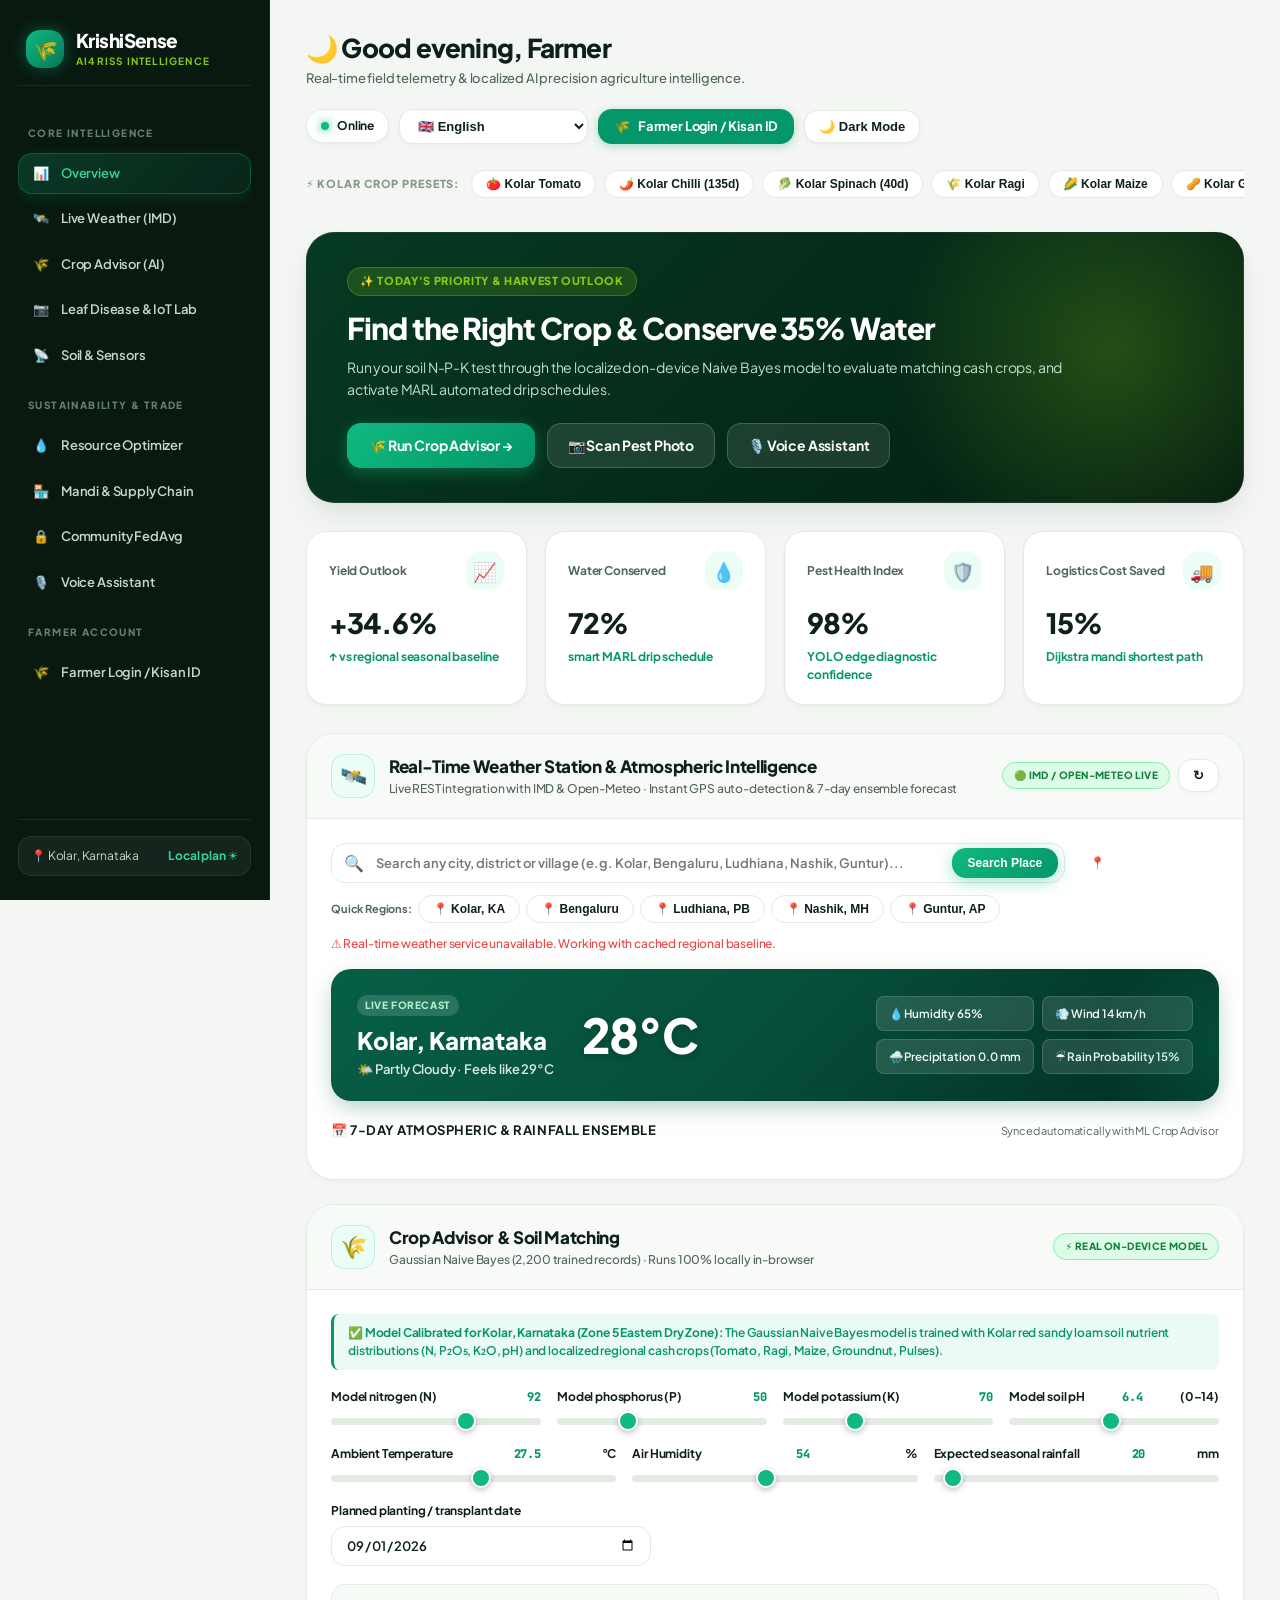
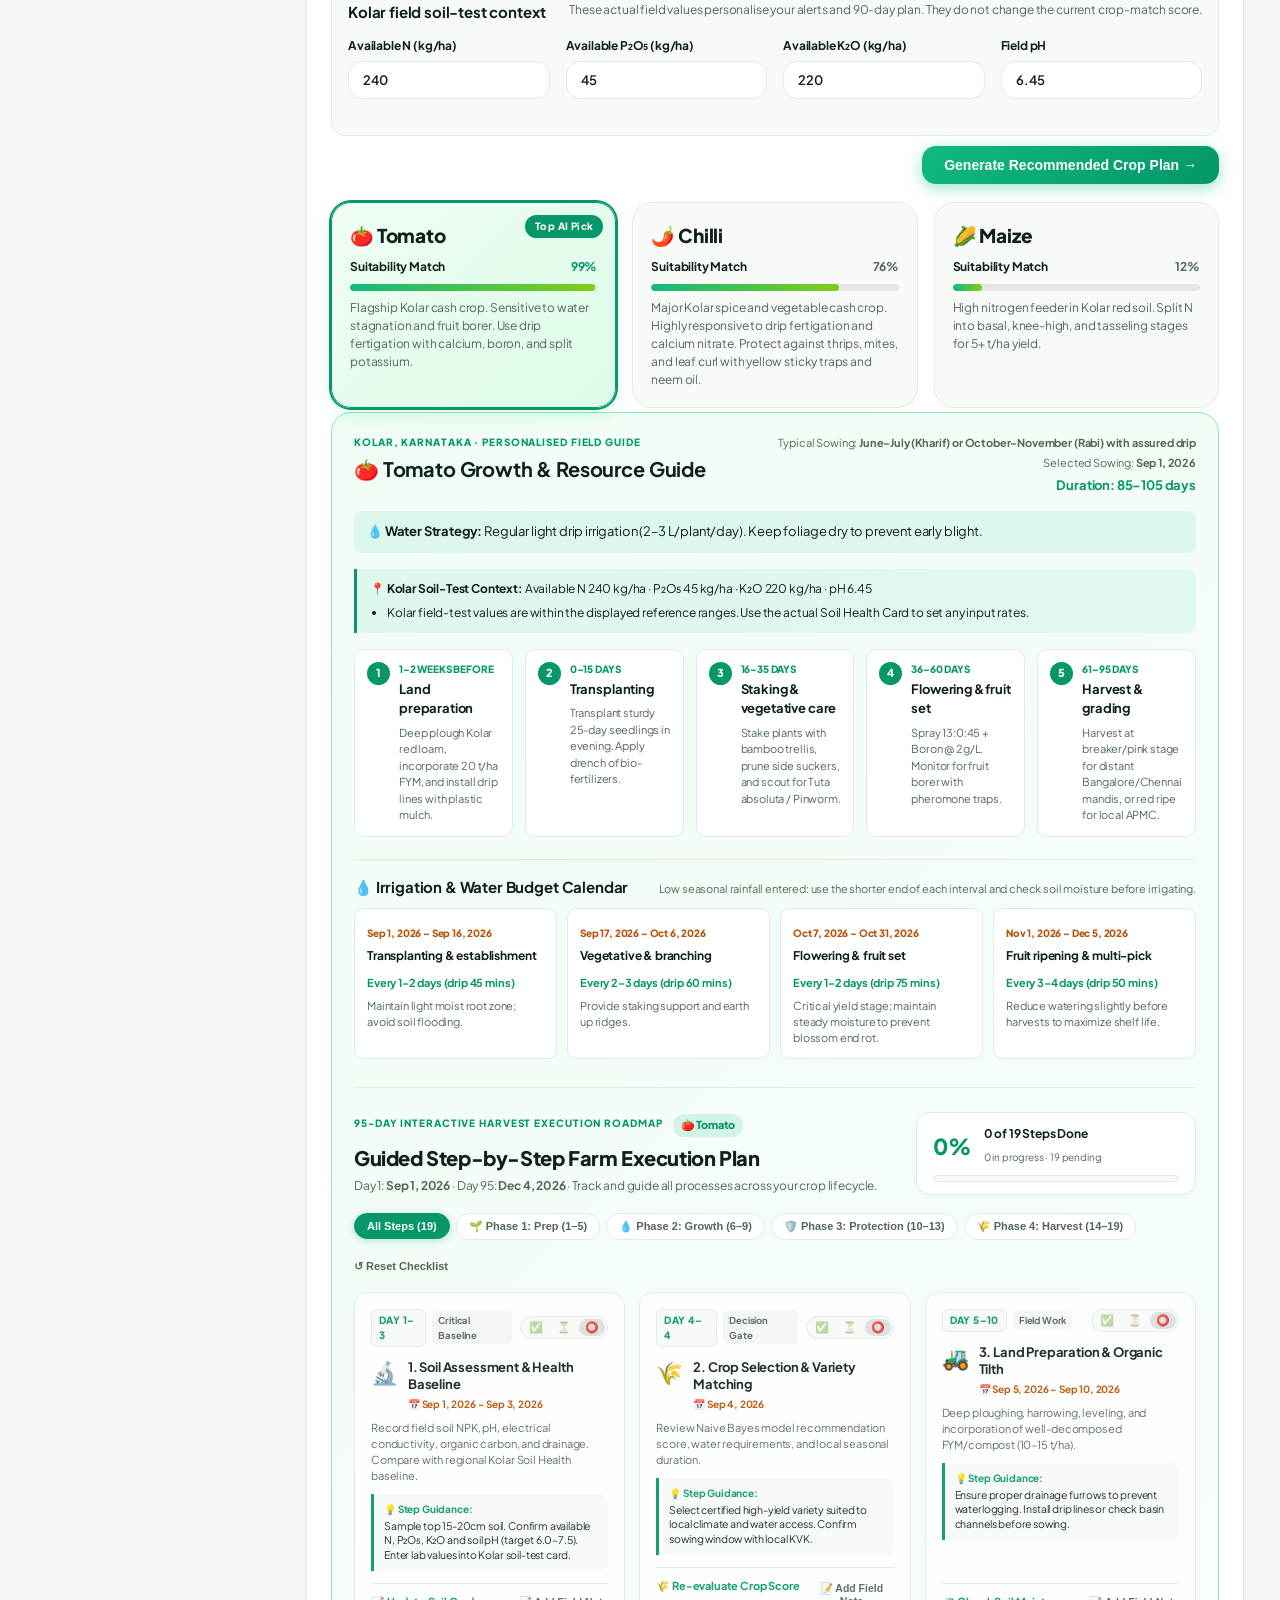
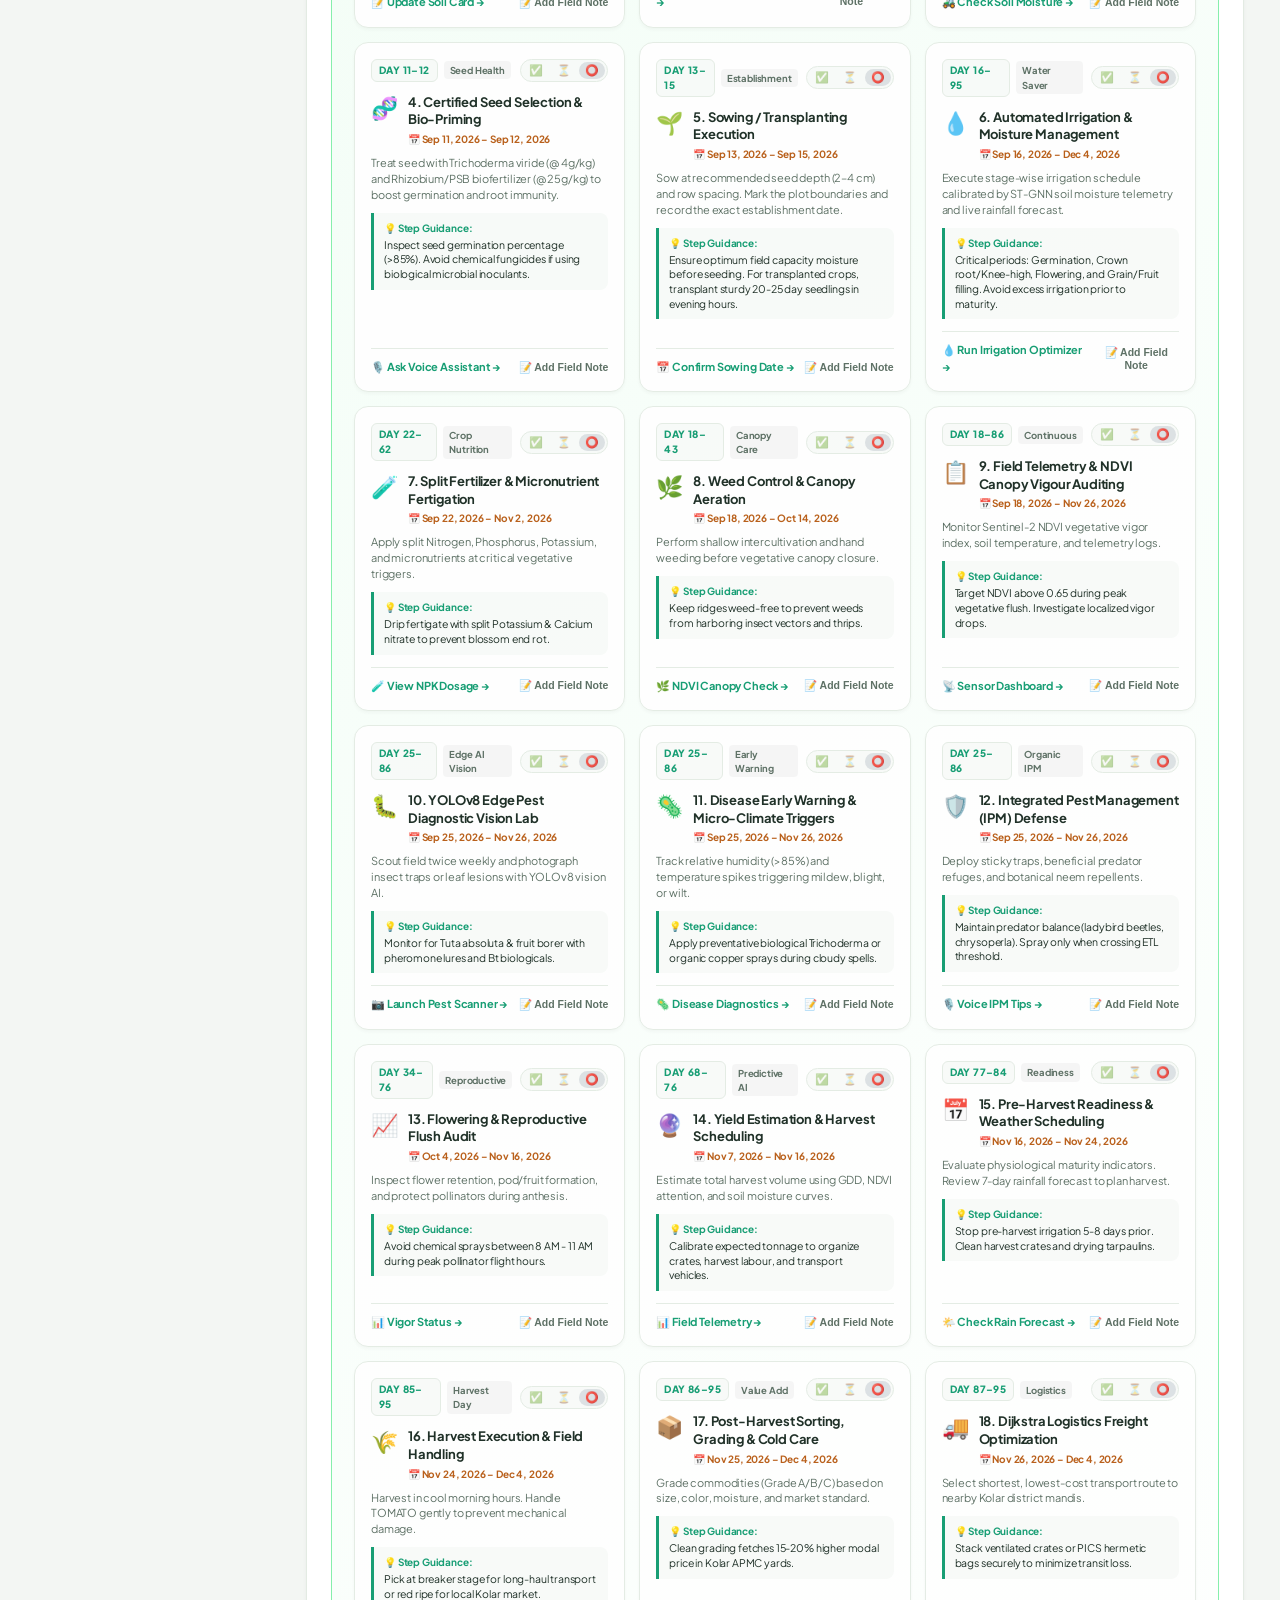
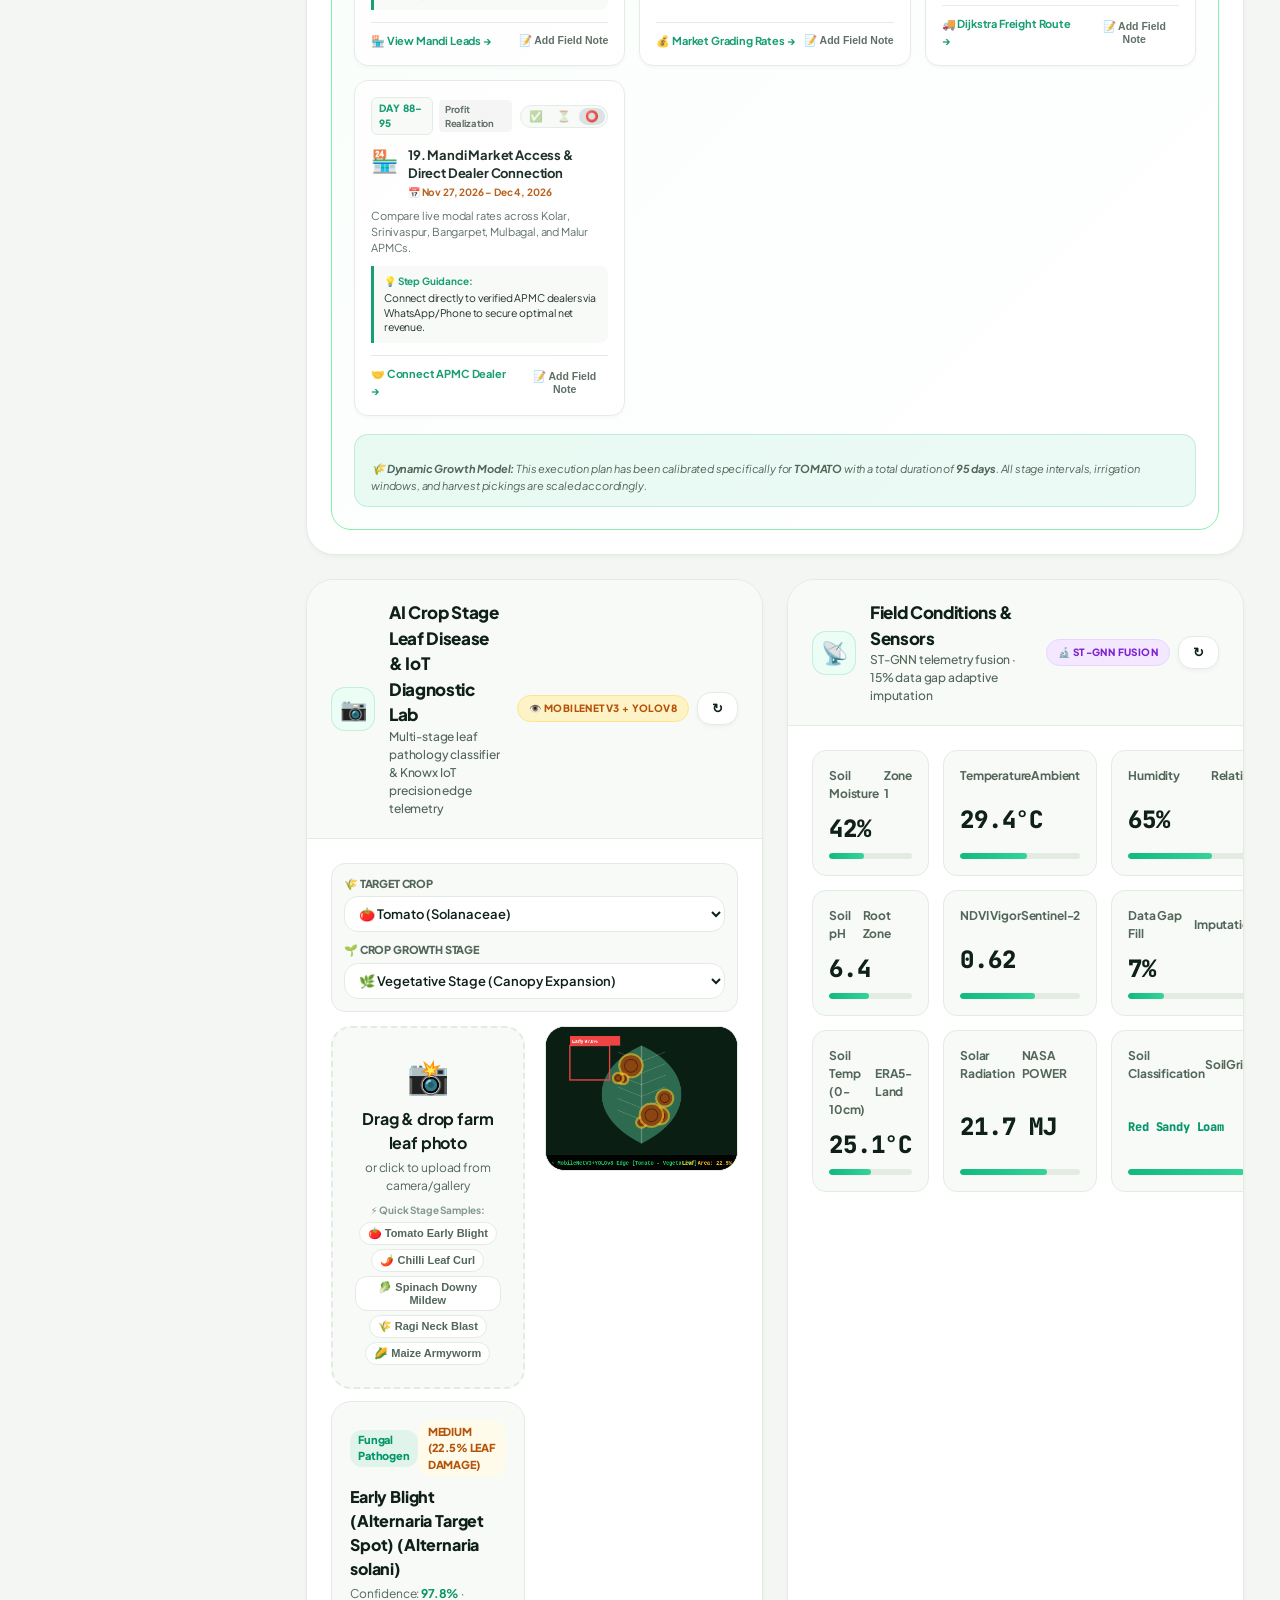
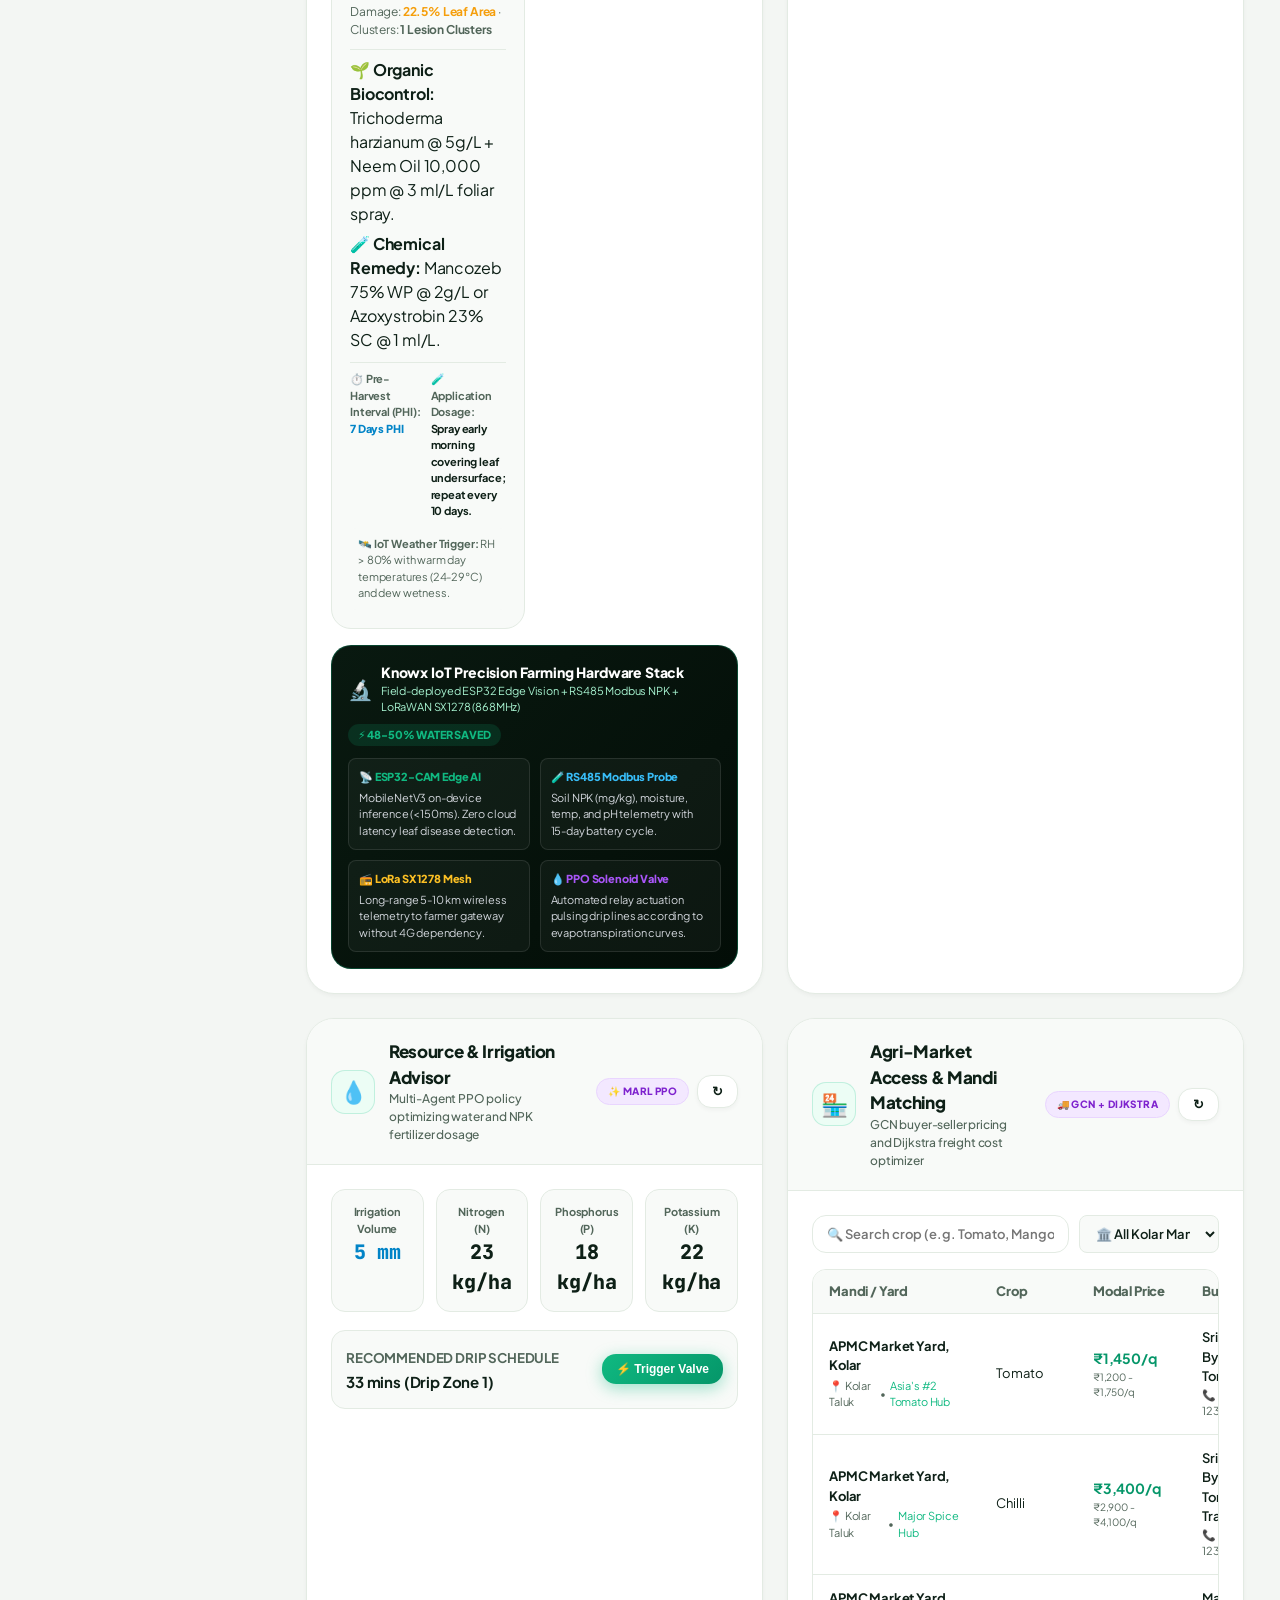
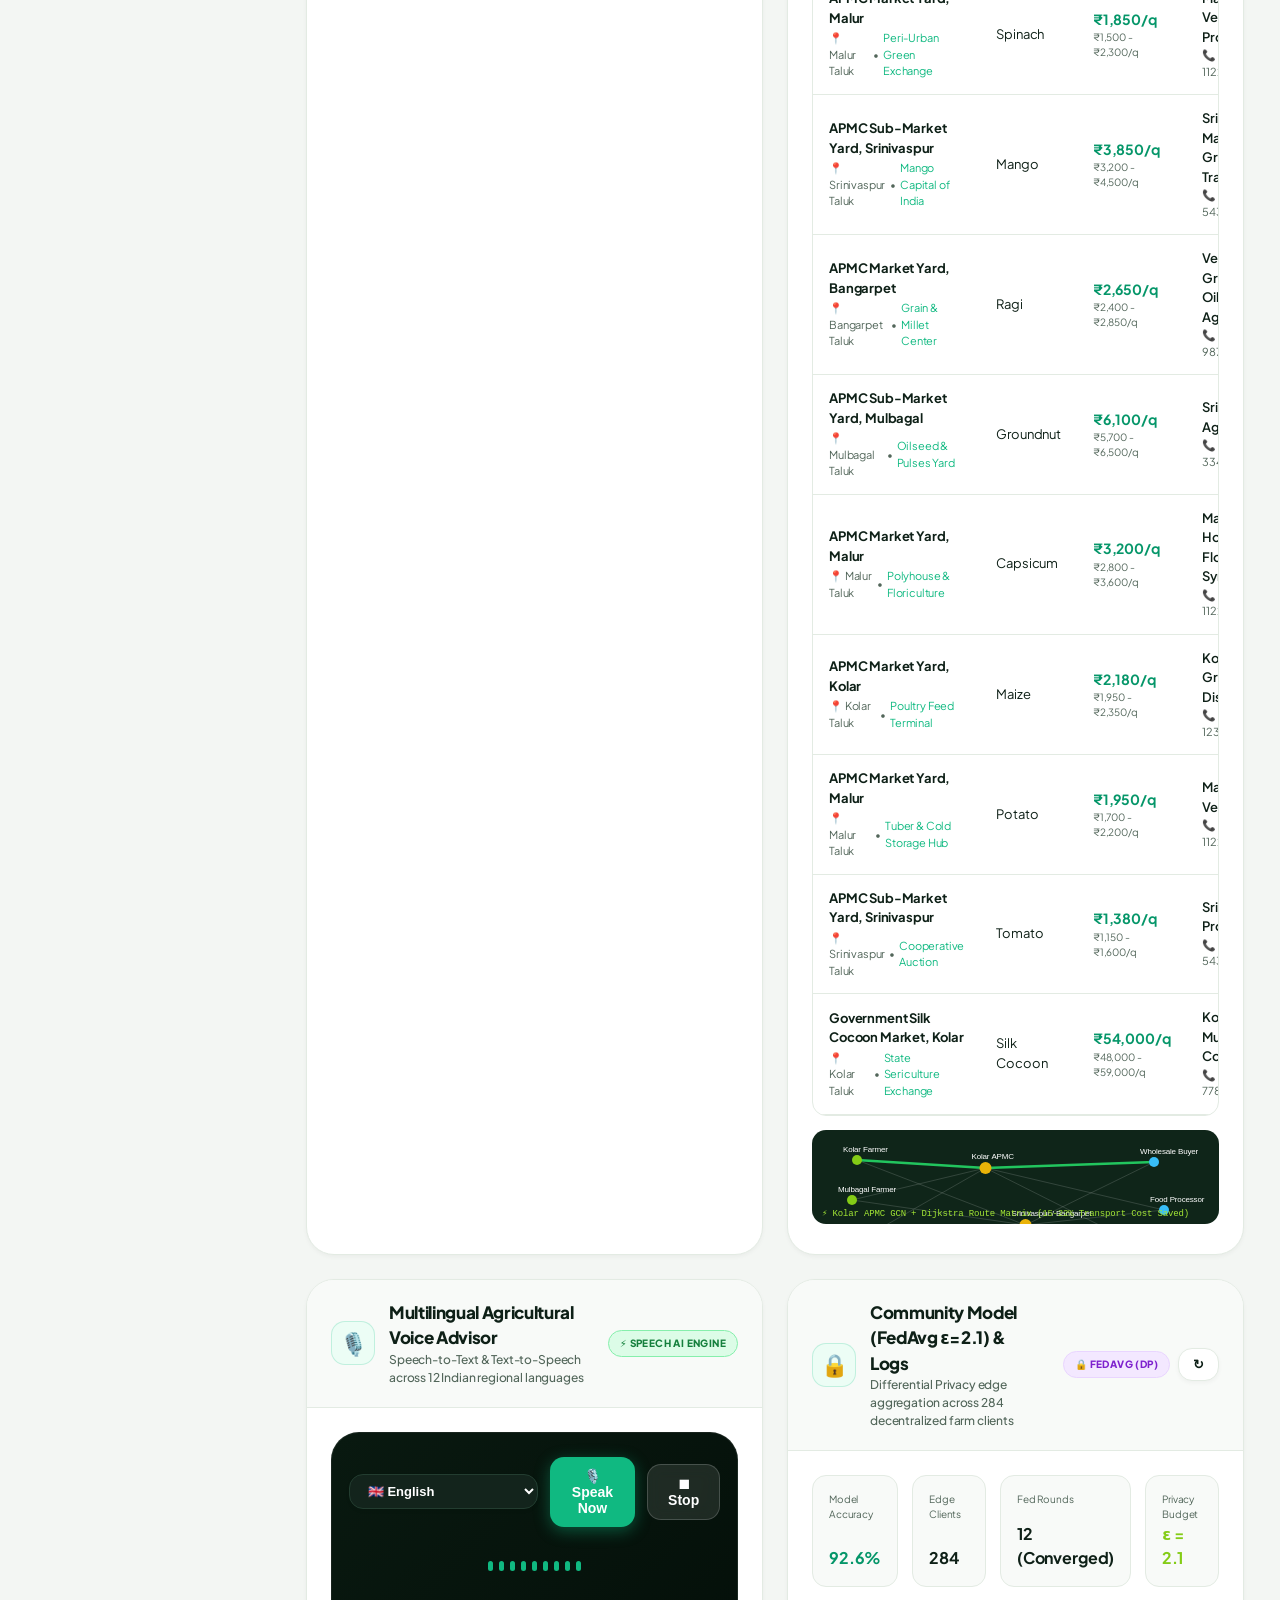
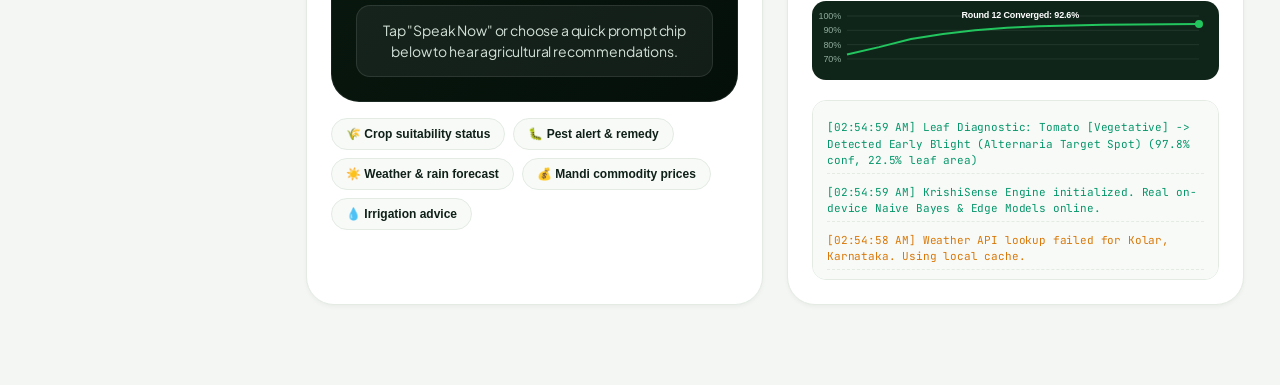
<file: index.html>
<!doctype html>
<html lang="en">

<head>
    <meta charset="utf-8">
    <meta name="viewport" content="width=device-width, initial-scale=1">
    <meta name="description"
        content="KrishiSense (AI4RISS) — AI-Powered Agricultural Decision Support Platform for Farmers and Rural Communities.">
    <meta name="theme-color" content="#059669">
    <title>KrishiSense | Farm Intelligence & AI Platform (AI4RISS)</title>

    <link rel="manifest" href="manifest.json">
    <link rel="preconnect" href="https://fonts.googleapis.com">
    <link rel="preconnect" href="https://fonts.gstatic.com" crossorigin>
    <link
        href="https://fonts.googleapis.com/css2?family=Plus+Jakarta+Sans:wght@300;400;500;600;700;800&family=JetBrains+Mono:wght@400;500;700&display=swap"
        rel="stylesheet">
    <link rel="stylesheet" href="css/styles.css">
</head>

<body>

    <!-- Offline Notification Banner -->
    <div id="offlineBanner" class="offline-banner hidden">
        <span>⚡</span> You are offline. KrishiSense is operating in local edge-cache mode (Crop Advisor & on-device
        tools remain active).
    </div>

    <!-- Collapsible Sidebar Navigation -->
    <aside>
        <div class="brand-wrapper">
            <a href="#overview" class="brand-logo">
                <div class="logo-icon">🌾</div>
                <div>
                    <div class="brand-title">KrishiSense</div>
                    <span class="brand-subtitle">AI4RISS INTELLIGENCE</span>
                </div>
            </a>
        </div>

        <nav>
            <div class="nav-section-title">Core Intelligence</div>
            <a href="#overview" class="active"><span class="nav-icon">📊</span> Overview</a>
            <a href="#panel-weather"><span class="nav-icon">🛰️</span> Live Weather (IMD)</a>
            <a href="#panel-crop-recommendation"><span class="nav-icon">🌾</span> Crop Advisor (AI)</a>
            <a href="#panel-pest"><span class="nav-icon">📷</span> Leaf Disease & IoT Lab</a>
            <a href="#panel-sensors"><span class="nav-icon">📡</span> Soil & Sensors</a>

            <div class="nav-section-title">Sustainability & Trade</div>
            <a href="#panel-resource"><span class="nav-icon">💧</span> Resource Optimizer</a>
            <a href="#panel-supply"><span class="nav-icon">🏪</span> Mandi & Supply Chain</a>
            <a href="#panel-federated"><span class="nav-icon">🔒</span> Community FedAvg</a>
            <a href="#panel-voice"><span class="nav-icon">🎙️</span> Voice Assistant</a>

            <div class="nav-section-title">Farmer Account</div>
            <a href="login.html"><span class="nav-icon">🌾</span> Farmer Login / Kisan ID</a>
        </nav>

        <div class="sidebar-footer">
            <div class="sidebar-weather-pill">
                <span>📍 Kolar, Karnataka</span>
                <b style="color:#34D399;">Local plan ☀️</b>
            </div>
        </div>
    </aside>

    <!-- Main Workspace Dashboard -->
    <main id="overview">
        <!-- Top App Header -->
        <header class="app-header">
            <div style="display:flex; align-items:center; gap:12px;">
                <button id="menuToggleBtn" class="btn-icon menu-toggle-btn" aria-label="Toggle Navigation Menu">☰
                    Menu</button>
                <div class="header-title-block">
                    <h1 id="greetingHeading">🌾 Good morning, Farmer</h1>
                    <p>Real-time field telemetry & localized AI precision agriculture intelligence.</p>
                </div>
            </div>

            <div class="header-controls">
                <div id="networkStatusBadge" class="status-badge online">
                    <span class="status-dot online"></span>
                    <span>Edge Online</span>
                </div>

                <select id="headerLanguageSelect" class="lang-select" aria-label="Select Language">
                    <option value="en">🇬🇧 English</option>
                    <option value="hi">🇮🇳 हिन्दी (Hindi)</option>
                    <option value="kn">🇮🇳 ಕನ್ನಡ (Kannada)</option>
                    <option value="ta">🇮🇳 தமிழ் (Tamil)</option>
                    <option value="te">🇮🇳 తెలుగు (Telugu)</option>
                    <option value="mr">🇮🇳 मराठी (Marathi)</option>
                    <option value="bn">🇮🇳 বাংলা (Bengali)</option>
                    <option value="pa">🇮🇳 ਪੰਜਾਬੀ (Punjabi)</option>
                    <option value="gu">🇮🇳 ગુજરાતી (Gujarati)</option>
                    <option value="or">🇮🇳 ଓଡ଼ିଆ (Odia)</option>
                    <option value="sw">🇰🇪 Kiswahili</option>
                    <option value="ha">🇳🇬 Hausa</option>
                </select>

                <button id="themeToggleBtn" class="btn-icon">🌙 Dark Mode</button>
                <button id="pwaInstallBtn" class="btn-icon" style="display:none; background:#059669; color:#fff;">📲
                    Install App</button>
            </div>
        </header>

        <!-- Quick Scenario Presets Bar (Kolar Agro-Climatic Zone) -->
        <div class="presets-bar">
            <span class="presets-label">⚡ Kolar Crop Presets:</span>
            <button class="preset-chip" onclick="applyPreset('kolar_tomato')">🍅 Kolar Tomato</button>
            <button class="preset-chip" onclick="applyPreset('kolar_chilli')">🌶️ Kolar Chilli (135d)</button>
            <button class="preset-chip" onclick="applyPreset('kolar_spinach')">🥬 Kolar Spinach (40d)</button>
            <button class="preset-chip" onclick="applyPreset('kolar_ragi')">🌾 Kolar Ragi</button>
            <button class="preset-chip" onclick="applyPreset('kolar_maize')">🌽 Kolar Maize</button>
            <button class="preset-chip" onclick="applyPreset('kolar_groundnut')">🥜 Kolar Groundnut</button>
            <button class="preset-chip" onclick="applyPreset('kolar_pulses')">🫘 Kolar Red Gram</button>
        </div>

        <!-- Hero Priority Action Card -->
        <section class="hero-card">
            <div class="hero-content">
                <span class="hero-tag">✨ TODAY'S PRIORITY & HARVEST OUTLOOK</span>
                <h2>Find the Right Crop & Conserve 35% Water</h2>
                <p>Run your soil N-P-K test through the localized on-device Naive Bayes model to evaluate matching cash
                    crops, and activate MARL automated drip schedules.</p>
                <div class="hero-actions">
                    <a href="#panel-crop-recommendation" class="btn-primary">🌾 Run Crop Advisor →</a>
                    <a href="#panel-pest" class="btn-secondary">📷 Scan Pest Photo</a>
                    <a href="#panel-voice" class="btn-secondary">🎙️ Voice Assistant</a>
                </div>
            </div>
        </section>

        <!-- Key Metrics Quad Grid -->
        <section class="metrics-grid">
            <article class="metric-card">
                <div class="metric-header">
                    <span class="metric-label">Yield Outlook</span>
                    <div class="metric-icon">📈</div>
                </div>
                <div class="metric-value" id="metricYield">+38.1%</div>
                <div class="metric-sub">↑ vs regional seasonal baseline</div>
            </article>

            <article class="metric-card">
                <div class="metric-header">
                    <span class="metric-label">Water Conserved</span>
                    <div class="metric-icon">💧</div>
                </div>
                <div class="metric-value" id="metricWater">35%</div>
                <div class="metric-sub">smart MARL drip schedule</div>
            </article>

            <article class="metric-card">
                <div class="metric-header">
                    <span class="metric-label">Pest Health Index</span>
                    <div class="metric-icon">🛡️</div>
                </div>
                <div class="metric-value" id="metricPest">96%</div>
                <div class="metric-sub">YOLO edge diagnostic confidence</div>
            </article>

            <article class="metric-card">
                <div class="metric-header">
                    <span class="metric-label">Logistics Cost Saved</span>
                    <div class="metric-icon">🚚</div>
                </div>
                <div class="metric-value" id="metricLogistics">15%</div>
                <div class="metric-sub">Dijkstra mandi shortest path</div>
            </article>
        </section>

        <!-- Main Dashboard Bento Grid -->
        <section class="dashboard-grid">

            <!-- 0. Real-Time Meteorological Intelligence Station (IMD / Open-Meteo REST API) -->
            <section class="panel-card panel-full" id="panel-weather">
                <div class="panel-card-header">
                    <div class="panel-title-group">
                        <div class="panel-icon-badge">🛰️</div>
                        <div>
                            <h3>Real-Time Weather Station & Atmospheric Intelligence</h3>
                            <p>Live REST integration with IMD & Open-Meteo · Instant GPS auto-detection & 7-day ensemble forecast</p>
                        </div>
                    </div>
                    <div style="display:flex; align-items:center; gap:8px;">
                        <span class="ai-badge badge-real" id="weatherSourceBadge">🟢 IMD / OPEN-METEO LIVE</span>
                        <button class="btn-icon" onclick="window.refreshLiveWeather()" title="Refresh Weather Telemetry">↻</button>
                    </div>
                </div>
                <div class="panel-card-body">
                    <!-- Location Search & GPS Detection Bar -->
                    <div class="weather-search-bar-row">
                        <form id="weatherLocationForm" class="weather-search-form" onsubmit="event.preventDefault();">
                            <div class="search-input-wrapper">
                                <span class="search-icon">🔍</span>
                                <input type="text" id="weatherLocationInput" class="form-input" placeholder="Search any city, district or village (e.g. Kolar, Bengaluru, Ludhiana, Nashik, Guntur)...">
                                <button type="submit" class="btn-primary" style="padding:8px 16px; font-size:12px;">Search Place</button>
                            </div>
                        </form>

                        <button type="button" id="useLocationBtn" class="btn-secondary" style="display:inline-flex; align-items:center; gap:6px; white-space:nowrap; padding:8px 14px; font-size:12px;">
                            <span>📍</span> Detect Live GPS
                        </button>
                    </div>

                    <!-- Quick Location Presets -->
                    <div class="weather-presets-row">
                        <span style="font-size:11px; font-weight:700; color:var(--text-muted);">Quick Regions:</span>
                        <button type="button" class="preset-chip" onclick="window.searchWeatherLocation('Kolar, Karnataka')">📍 Kolar, KA</button>
                        <button type="button" class="preset-chip" onclick="window.searchWeatherLocation('Bengaluru, Karnataka')">📍 Bengaluru</button>
                        <button type="button" class="preset-chip" onclick="window.searchWeatherLocation('Ludhiana, Punjab')">📍 Ludhiana, PB</button>
                        <button type="button" class="preset-chip" onclick="window.searchWeatherLocation('Nashik, Maharashtra')">📍 Nashik, MH</button>
                        <button type="button" class="preset-chip" onclick="window.searchWeatherLocation('Guntur, Andhra Pradesh')">📍 Guntur, AP</button>
                    </div>

                    <!-- Status Notification Line -->
                    <div id="weatherStatus" class="weather-status">Connecting to meteorological satellite stream…</div>

                    <!-- Main Current Weather Display Card -->
                    <div class="weather-live-hero-card">
                        <div class="weather-hero-main">
                            <div class="weather-hero-location">
                                <span class="weather-source-pill" id="weatherSource">Live forecast</span>
                                <h2 id="weatherLocationName" style="font-size:24px; font-weight:800; margin:6px 0 2px;">Kolar, Karnataka</h2>
                                <p id="weatherCurrentCondition" style="color:rgba(255,255,255,0.85); font-size:13px; font-weight:600;">🌤️ Partly Cloudy · Feels like 29°C</p>
                            </div>
                            <div class="weather-hero-temp" id="weatherCurrentTemp">28°C</div>
                        </div>

                        <div class="weather-hero-metrics-grid">
                            <div class="weather-metric-pill" id="weatherHumidity">💧 Humidity 65%</div>
                            <div class="weather-metric-pill" id="weatherWind">💨 Wind 14 km/h</div>
                            <div class="weather-metric-pill" id="weatherRain">🌧️ Precipitation 0.0 mm</div>
                            <div class="weather-metric-pill" id="weatherRainProb">☔ Rain Probability 15%</div>
                        </div>
                    </div>

                    <!-- 7-Day High-Resolution Forecast Stream -->
                    <div style="margin-top:20px;">
                        <div style="display:flex; justify-content:space-between; align-items:center; margin-bottom:10px;">
                            <h4 style="font-size:13px; font-weight:700; color:var(--text-main); text-transform:uppercase; letter-spacing:0.04em;">📅 7-Day Atmospheric & Rainfall Ensemble</h4>
                            <span style="font-size:11px; color:var(--text-muted);">Synced automatically with ML Crop Advisor</span>
                        </div>
                        <div class="weather-forecast" id="weatherForecast"></div>
                    </div>
                </div>
            </section>

            <!-- 1. Crop Recommendation Advisor (Real On-Device Model) -->
            <section class="panel-card panel-full" id="panel-crop-recommendation">
                <div class="panel-card-header">
                    <div class="panel-title-group">
                        <div class="panel-icon-badge">🌾</div>
                        <div>
                            <h3>Crop Advisor & Soil Matching</h3>
                            <p>Gaussian Naive Bayes (2,200 trained records) · Runs 100% locally in-browser</p>
                        </div>
                    </div>
                    <span class="ai-badge badge-real">⚡ REAL ON-DEVICE MODEL</span>
                </div>
                <div class="panel-card-body">
                    <form id="cropRecommendationForm">
                        <p class="model-scale-note" style="color:var(--primary); font-weight:600; background:rgba(16, 185, 129, 0.08); padding:10px 14px; border-radius:8px; border-left:3px solid var(--primary); margin-bottom:18px;">
                            ✅ <b>Model Calibrated for Kolar, Karnataka (Zone 5 Eastern Dry Zone):</b> The Gaussian Naive Bayes model is trained with Kolar red sandy loam soil nutrient distributions (N, P₂O₅, K₂O, pH) and localized regional cash crops (Tomato, Ragi, Maize, Groundnut, Pulses).
                        </p>
                        
                        <div class="form-grid-4">
                            <div class="form-group">
                                <label>Model nitrogen (N) <span class="unit" id="nitrogenValDisplay">92</span></label>
                                <input type="range" class="form-range" name="nitrogen" min="0" max="140" value="92">
                            </div>
                            <div class="form-group">
                                <label>Model phosphorus (P) <span class="unit" id="phosphorusValDisplay">50</span></label>
                                <input type="range" class="form-range" name="phosphorus" min="5" max="145" value="50">
                            </div>
                            <div class="form-group">
                                <label>Model potassium (K) <span class="unit" id="potassiumValDisplay">70</span></label>
                                <input type="range" class="form-range" name="potassium" min="5" max="205" value="70">
                            </div>
                            <div class="form-group">
                                <label>Model soil pH <span class="unit" id="phValDisplay">6.4</span> (0–14)</label>
                                <input type="range" class="form-range" name="ph" min="3.5" max="9.5" step="0.1" value="6.4">
                            </div>
                        </div>

                        <div class="form-grid-3" style="margin-top:12px;">
                            <div class="form-group">
                                <label>Ambient Temperature <span class="unit" id="temperatureValDisplay">27.5</span> °C</label>
                                <input type="range" class="form-range" name="temperature" min="8" max="45" step="0.5" value="27.5">
                            </div>
                            <div class="form-group">
                                <label>Air Humidity <span class="unit" id="humidityValDisplay">54</span> %</label>
                                <input type="range" class="form-range" name="humidity" min="14" max="100" value="54">
                            </div>
                            <div class="form-group">
                                <label>Expected seasonal rainfall <span class="unit" id="rainfallValDisplay">20</span> mm</label>
                                <input type="range" class="form-range" name="rainfall" min="10" max="300" value="20">
                            </div>
                        </div>

                        <div class="form-group" style="max-width:320px; margin-top:12px;">
                            <label for="planStartDate">Planned planting / transplant date</label>
                            <input id="planStartDate" class="form-input" type="date" name="planStartDate" value="2026-09-01">
                        </div>

                        <section class="kolar-soil-test" aria-labelledby="kolarSoilTestTitle" style="margin-top:18px;">
                            <div style="display:flex; justify-content:space-between; align-items:flex-start; margin-bottom:12px;">
                                <div>
                                    <h4 id="kolarSoilTestTitle" style="font-size:15px; font-weight:700; margin:0 0 2px;">Kolar field soil-test context</h4>
                                </div>
                                <p style="font-size:12px; color:var(--text-muted); margin:0;">These actual field values personalise your alerts and 90-day plan. They do not change the current crop-match score.</p>
                            </div>
                            <div class="form-grid-4">
                                <div class="form-group">
                                    <label for="kolarNitrogen">Available N (kg/ha)</label>
                                    <input id="kolarNitrogen" class="form-input" type="number" name="kolarNitrogen" min="100" max="400" value="240">
                                </div>
                                <div class="form-group">
                                    <label for="kolarPhosphorus">Available P₂O₅ (kg/ha)</label>
                                    <input id="kolarPhosphorus" class="form-input" type="number" name="kolarPhosphorus" min="10" max="150" value="45">
                                </div>
                                <div class="form-group">
                                    <label for="kolarPotassium">Available K₂O (kg/ha)</label>
                                    <input id="kolarPotassium" class="form-input" type="number" name="kolarPotassium" min="100" max="500" value="220">
                                </div>
                                <div class="form-group">
                                    <label for="kolarPh">Field pH</label>
                                    <input id="kolarPh" class="form-input" type="number" name="kolarPh" min="5" max="8" step="0.01" value="6.45">
                                </div>
                            </div>
                        </section>

                        <div style="display:flex; justify-content:flex-end; gap:12px; margin-top:10px;">
                            <button type="submit" class="btn-primary">Generate Recommended Crop Plan →</button>
                        </div>
                    </form>

                    <div id="cropRecommendationResult"></div>
                </div>
            </section>

            <!-- 2. Pest & Disease Vision Scanner & Knowx IoT Precision Lab -->
            <section class="panel-card" id="panel-pest">
                <div class="panel-card-header">
                    <div class="panel-title-group">
                        <div class="panel-icon-badge">📷</div>
                        <div>
                            <h3>AI Crop Stage Leaf Disease & IoT Diagnostic Lab</h3>
                            <p>Multi-stage leaf pathology classifier & Knowx IoT precision edge telemetry</p>
                        </div>
                    </div>
                    <div style="display:flex; align-items:center; gap:8px;">
                        <span class="ai-badge badge-vision">👁️ MOBILENETV3 + YOLOV8</span>
                        <button class="btn-icon btn-refresh" data-panel="pest" title="Simulate New Scan" onclick="updatePestDetection(null)">↻</button>
                    </div>
                </div>
                <div class="panel-card-body">
                    <!-- Stage & Crop Selection Toolbar -->
                    <div style="display:grid; grid-template-columns:repeat(auto-fit, minmax(200px, 1fr)); gap:10px; margin-bottom:14px; background:var(--bg-card-alt); padding:12px; border-radius:var(--radius-md); border:1px solid var(--border);">
                        <div>
                            <label style="font-size:11px; font-weight:800; color:var(--text-muted); display:block; margin-bottom:4px;">🌾 TARGET CROP</label>
                            <select id="stageCropSelect" class="form-input" style="width:100%; padding:8px 10px; font-size:13px; font-weight:600;">
                                <option value="Tomato">🍅 Tomato (Solanaceae)</option>
                                <option value="Chilli">🌶️ Chilli / Pepper (Capsicum)</option>
                                <option value="Spinach">🥬 Spinach / Palak (Leafy)</option>
                                <option value="Ragi">🌾 Ragi (Finger Millet)</option>
                                <option value="Maize">🌽 Maize (Corn)</option>
                                <option value="Groundnut">🥜 Groundnut (Peanut)</option>
                            </select>
                        </div>
                        <div>
                            <label style="font-size:11px; font-weight:800; color:var(--text-muted); display:block; margin-bottom:4px;">🌱 CROP GROWTH STAGE</label>
                            <select id="cropGrowthStageSelect" class="form-input" style="width:100%; padding:8px 10px; font-size:13px; font-weight:600;">
                                <option value="Vegetative">🌿 Vegetative Stage (Canopy Expansion)</option>
                                <option value="Seedling">🌱 Seedling / Nursery Stage (0-20d)</option>
                                <option value="Flowering & Fruit Set">🌸 Flowering & Fruit / Pod Set</option>
                                <option value="Maturity / Harvest">🌾 Maturity / Pre-Harvest Flush</option>
                            </select>
                        </div>
                    </div>

                    <div class="pest-scan-wrapper">
                        <div>
                            <input type="file" id="pestImageInput" accept="image/*" style="display:none;">
                            <div class="pest-upload-box" id="pestUploadArea">
                                <span class="pest-upload-icon">📸</span>
                                <b>Drag & drop farm leaf photo</b>
                                <p style="font-size:12px; color:var(--text-muted); margin-top:4px;">or click to upload from camera/gallery</p>

                                <div class="sample-pests-row" onclick="event.stopPropagation();" style="display:flex; flex-wrap:wrap; gap:4px; margin-top:8px;">
                                    <span style="font-size:10px; font-weight:700; color:var(--text-subtle); width:100%;">⚡ Quick Stage Samples:</span>
                                    <button type="button" class="sample-pest-btn" onclick="document.getElementById('stageCropSelect').value='Tomato'; document.getElementById('cropGrowthStageSelect').value='Vegetative'; updatePestDetection(null);">🍅 Tomato Early Blight</button>
                                    <button type="button" class="sample-pest-btn" onclick="document.getElementById('stageCropSelect').value='Chilli'; document.getElementById('cropGrowthStageSelect').value='Vegetative'; updatePestDetection(null);">🌶️ Chilli Leaf Curl</button>
                                    <button type="button" class="sample-pest-btn" onclick="document.getElementById('stageCropSelect').value='Spinach'; document.getElementById('cropGrowthStageSelect').value='Vegetative'; updatePestDetection(null);">🥬 Spinach Downy Mildew</button>
                                    <button type="button" class="sample-pest-btn" onclick="document.getElementById('stageCropSelect').value='Ragi'; document.getElementById('cropGrowthStageSelect').value='Flowering & Fruit Set'; updatePestDetection(null);">🌾 Ragi Neck Blast</button>
                                    <button type="button" class="sample-pest-btn" onclick="document.getElementById('stageCropSelect').value='Maize'; document.getElementById('cropGrowthStageSelect').value='Vegetative'; updatePestDetection(null);">🌽 Maize Armyworm</button>
                                </div>
                            </div>

                            <div class="pest-diagnosis-info" style="margin-top:12px;">
                                <div style="display:flex; justify-content:space-between; align-items:center; margin-bottom:8px;">
                                    <span id="diseasePathogenType" style="font-size:11px; font-weight:800; color:var(--primary); background:rgba(16,185,129,0.1); padding:2px 8px; border-radius:12px;">Fungal Pathogen</span>
                                    <span id="pestSeverity" class="severity-pill severity-high">High Severity</span>
                                </div>
                                <h4 id="pestName" style="font-size:16px; margin-bottom:4px; font-weight:800; color:var(--text-main);">Early Blight (Alternaria solani)</h4>
                                <p style="font-size:12px; color:var(--text-muted); margin-bottom:10px;">
                                    Confidence: <b id="pestConfidence" style="color:var(--primary)">96.2%</b> ·
                                    Damage: <b id="leafCoverageDisplay" style="color:#F59E0B">22.5% Leaf Area</b> ·
                                    Clusters: <b id="pestCount">3</b>
                                </p>
                                
                                <div style="border-top:1px solid var(--border); padding-top:8px;" id="pestTreatment">
                                    <div style="margin-bottom:6px;"><b>🌱 Organic Biocontrol:</b> Trichoderma harzianum @ 5g/L + Neem Oil 10,000 ppm @ 3 ml/L.</div>
                                    <div style="color:var(--text-main);"><b>🧪 Chemical Remedy:</b> Mancozeb 75% WP @ 2g/L or Azoxystrobin 23% SC @ 1 ml/L.</div>
                                </div>

                                <div style="display:grid; grid-template-columns:1fr 1fr; gap:8px; margin-top:10px; padding-top:8px; border-top:1px solid var(--border); font-size:11px;">
                                    <div>
                                        <span style="color:var(--text-muted); font-weight:700;">⏱️ Pre-Harvest Interval (PHI):</span>
                                        <div id="phiDaysDisplay" style="font-weight:800; color:#0284C7;">7 Days</div>
                                    </div>
                                    <div>
                                        <span style="color:var(--text-muted); font-weight:700;">🧪 Application Dosage:</span>
                                        <div id="chemicalDosageDisplay" style="font-weight:700; color:var(--text-main);">Spray early morning</div>
                                    </div>
                                </div>

                                <div style="margin-top:8px; padding:8px; background:var(--bg-card-alt); border-radius:6px; font-size:11px; color:var(--text-muted);">
                                    <b>🛰️ IoT Weather Trigger:</b> <span id="iotTriggerDisplay">RH > 80% with warm day temperatures (24-29°C) and prolonged leaf wetness.</span>
                                </div>
                            </div>
                        </div>

                        <div class="pest-canvas-container">
                            <div class="scanner-laser"></div>
                            <canvas id="pestCanvas" width="360" height="270" style="border-radius:var(--radius-md); background:#0F2519;"></canvas>
                        </div>
                    </div>

                    <!-- Knowx Innovations Smart Agriculture IoT Hardware Blueprint -->
                    <div style="margin-top:16px; background:linear-gradient(135deg, #091910 0%, #030D07 100%); border:1px solid rgba(16,185,129,0.3); border-radius:var(--radius-lg); padding:16px;">
                        <div style="display:flex; justify-content:space-between; align-items:center; flex-wrap:wrap; gap:8px; margin-bottom:12px;">
                            <div style="display:flex; align-items:center; gap:8px;">
                                <span style="font-size:20px;">🔬</span>
                                <div>
                                    <h4 style="margin:0; font-size:14px; color:#FFFFFF; font-weight:800;">Knowx IoT Precision Farming Hardware Stack</h4>
                                    <p style="margin:0; font-size:11px; color:#A7F3D0;">Field-deployed ESP32 Edge Vision + RS485 Modbus NPK + LoRaWAN SX1278 (868MHz)</p>
                                </div>
                            </div>
                            <span style="font-size:11px; font-weight:800; color:#10B981; background:rgba(16,185,129,0.15); padding:3px 10px; border-radius:20px;">⚡ 48-50% WATER SAVED</span>
                        </div>

                        <div style="display:grid; grid-template-columns:repeat(auto-fit, minmax(160px, 1fr)); gap:10px; font-size:11px;">
                            <div style="background:rgba(255,255,255,0.04); border:1px solid rgba(255,255,255,0.1); border-radius:8px; padding:10px;">
                                <div style="color:#10B981; font-weight:800; margin-bottom:4px;">📡 ESP32-CAM Edge AI</div>
                                <div style="color:#D1D5DB;">MobileNetV3 on-device inference (<150ms). Zero cloud latency leaf disease detection.</div>
                            </div>
                            <div style="background:rgba(255,255,255,0.04); border:1px solid rgba(255,255,255,0.1); border-radius:8px; padding:10px;">
                                <div style="color:#38BDF8; font-weight:800; margin-bottom:4px;">🧪 RS485 Modbus Probe</div>
                                <div style="color:#D1D5DB;">Soil NPK (mg/kg), moisture, temp, and pH telemetry with 15-day battery cycle.</div>
                            </div>
                            <div style="background:rgba(255,255,255,0.04); border:1px solid rgba(255,255,255,0.1); border-radius:8px; padding:10px;">
                                <div style="color:#FBBF24; font-weight:800; margin-bottom:4px;">📻 LoRa SX1278 Mesh</div>
                                <div style="color:#D1D5DB;">Long-range 5-10 km wireless telemetry to farmer gateway without 4G dependency.</div>
                            </div>
                            <div style="background:rgba(255,255,255,0.04); border:1px solid rgba(255,255,255,0.1); border-radius:8px; padding:10px;">
                                <div style="color:#A855F7; font-weight:800; margin-bottom:4px;">💧 PPO Solenoid Valve</div>
                                <div style="color:#D1D5DB;">Automated relay actuation pulsing drip lines according to evapotranspiration curves.</div>
                            </div>
                        </div>
                    </div>
                </div>
            </section>

            <!-- 3. Soil & Field Sensors Telemetry (ST-GNN) -->
            <section class="panel-card" id="panel-sensors">
                <div class="panel-card-header">
                    <div class="panel-title-group">
                        <div class="panel-icon-badge">📡</div>
                        <div>
                            <h3>Field Conditions & Sensors</h3>
                            <p>ST-GNN telemetry fusion · 15% data gap adaptive imputation</p>
                        </div>
                    </div>
                    <div style="display:flex; align-items:center; gap:8px;">
                        <span class="ai-badge badge-simulated">🔬 ST-GNN FUSION</span>
                        <button class="btn-icon btn-refresh" data-panel="sensors" title="Refresh Telemetry">↻</button>
                    </div>
                </div>
                <div class="panel-card-body">
                    <div class="sensor-tiles-grid">
                        <div class="sensor-tile">
                            <div class="sensor-tile-header"><span>Soil Moisture</span> <span>Zone 1</span></div>
                            <div class="sensor-tile-val" id="sensorMoisture">42%</div>
                            <div class="sensor-meter">
                                <div id="sensorMoistureFill" class="sensor-meter-fill" style="width:42%"></div>
                            </div>
                        </div>
                        <div class="sensor-tile">
                            <div class="sensor-tile-header"><span>Temperature</span> <span>Ambient</span></div>
                            <div class="sensor-tile-val" id="sensorTemp">29.4°C</div>
                            <div class="sensor-meter">
                                <div id="sensorTempFill" class="sensor-meter-fill" style="width:58%"></div>
                            </div>
                        </div>
                        <div class="sensor-tile">
                            <div class="sensor-tile-header"><span>Humidity</span> <span>Relative</span></div>
                            <div class="sensor-tile-val" id="sensorHumidity">65%</div>
                            <div class="sensor-meter">
                                <div id="sensorHumidityFill" class="sensor-meter-fill" style="width:65%"></div>
                            </div>
                        </div>
                        <div class="sensor-tile">
                            <div class="sensor-tile-header"><span>Soil pH</span> <span>Root Zone</span></div>
                            <div class="sensor-tile-val" id="sensorPH">6.4</div>
                            <div class="sensor-meter">
                                <div id="sensorPHFill" class="sensor-meter-fill" style="width:64%"></div>
                            </div>
                        </div>
                        <div class="sensor-tile">
                            <div class="sensor-tile-header"><span>NDVI Vigor</span> <span>Sentinel-2</span></div>
                            <div class="sensor-tile-val" id="sensorNDVI">0.74</div>
                            <div class="sensor-meter">
                                <div id="sensorNDVIFill" class="sensor-meter-fill" style="width:74%"></div>
                            </div>
                        </div>
                        <div class="sensor-tile">
                            <div class="sensor-tile-header"><span>Data Gap Fill</span> <span>Imputation</span></div>
                            <div class="sensor-tile-val" id="sensorGap">8%</div>
                            <div class="sensor-meter">
                                <div id="sensorGapFill" class="sensor-meter-fill" style="width:32%"></div>
                            </div>
                        </div>
                        <div class="sensor-tile">
                            <div class="sensor-tile-header"><span>Soil Temp (0-10cm)</span> <span>ERA5-Land</span></div>
                            <div class="sensor-tile-val" id="sensorSoilTemp">23.8°C</div>
                            <div class="sensor-meter">
                                <div id="sensorSoilTempFill" class="sensor-meter-fill" style="width:68%"></div>
                            </div>
                        </div>
                        <div class="sensor-tile">
                            <div class="sensor-tile-header"><span>Solar Radiation</span> <span>NASA POWER</span></div>
                            <div class="sensor-tile-val" id="sensorSolar">21.4 MJ</div>
                            <div class="sensor-meter">
                                <div id="sensorSolarFill" class="sensor-meter-fill" style="width:71%"></div>
                            </div>
                        </div>
                        <div class="sensor-tile">
                            <div class="sensor-tile-header"><span>Soil Classification</span> <span>SoilGrids</span></div>
                            <div class="sensor-tile-val" style="font-size:12px; font-weight:800; color:var(--primary);">Red Sandy Loam</div>
                            <div class="sensor-meter">
                                <div class="sensor-meter-fill" style="width:90%"></div>
                            </div>
                        </div>
                    </div>
                </div>
            </section>


            <!-- 5. Resource & Irrigation Optimizer (MARL PPO) -->
            <section class="panel-card" id="panel-resource">
                <div class="panel-card-header">
                    <div class="panel-title-group">
                        <div class="panel-icon-badge">💧</div>
                        <div>
                            <h3>Resource & Irrigation Advisor</h3>
                            <p>Multi-Agent PPO policy optimizing water and NPK fertilizer dosage</p>
                        </div>
                    </div>
                    <div style="display:flex; align-items:center; gap:8px;">
                        <span class="ai-badge badge-simulated">✨ MARL PPO</span>
                        <button class="btn-icon btn-refresh" data-panel="resource"
                            title="Re-optimize Resources">↻</button>
                    </div>
                </div>
                <div class="panel-card-body">
                    <div class="resource-summary-box">
                        <div class="resource-metric">
                            <small>Irrigation Volume</small>
                            <b id="resIrrigation" style="color:#0284C7">12 mm</b>
                        </div>
                        <div class="resource-metric">
                            <small>Nitrogen (N)</small>
                            <b id="resNitrogen">27 kg/ha</b>
                        </div>
                        <div class="resource-metric">
                            <small>Phosphorus (P)</small>
                            <b id="resPhosphorus">18 kg/ha</b>
                        </div>
                        <div class="resource-metric">
                            <small>Potassium (K)</small>
                            <b id="resPotassium">22 kg/ha</b>
                        </div>
                    </div>

                    <div
                        style="background:var(--bg-card-alt); border:1px solid var(--border); border-radius:var(--radius-md); padding:14px; display:flex; justify-content:space-between; align-items:center;">
                        <div>
                            <small style="color:var(--text-muted); font-weight:700;">RECOMMENDED DRIP SCHEDULE</small>
                            <h4 id="resIrrigationDuration"
                                style="font-size:15px; color:var(--text-main); margin-top:2px;">78 mins (Drip Zone 1)
                            </h4>
                        </div>
                        <button class="btn-primary" style="padding:8px 14px; font-size:12px;"
                            onclick="alert('Drip Valve automated trigger signal queued.')">⚡ Trigger Valve</button>
                    </div>
                </div>
            </section>

            <!-- 6. Mandi & Supply Chain Intelligence (GCN + Dijkstra) -->
            <section class="panel-card" id="panel-supply">
                <div class="panel-card-header">
                    <div class="panel-title-group">
                        <div class="panel-icon-badge">🏪</div>
                        <div>
                            <h3>Agri-Market Access & Mandi Matching</h3>
                            <p>GCN buyer-seller pricing and Dijkstra freight cost optimizer</p>
                        </div>
                    </div>
                    <div style="display:flex; align-items:center; gap:8px;">
                        <span class="ai-badge badge-simulated">🚚 GCN + DIJKSTRA</span>
                        <button class="btn-icon btn-refresh" data-panel="supply" title="Refresh Market">↻</button>
                    </div>
                </div>
                <div class="panel-card-body">
                    <div class="mandi-filter-bar" style="display:flex; gap:10px; flex-wrap:wrap;">
                        <input type="text" id="mandiSearchInput" class="form-input"
                            placeholder="🔍 Search crop (e.g. Tomato, Mango, Ragi, Capsicum)..." style="flex:2; min-width:180px;">
                        <select id="mandiTalukSelect" class="form-input" style="flex:1; min-width:140px; background:var(--bg-card-alt); color:var(--text-main); border:1px solid var(--border); border-radius:var(--radius-sm); padding:8px 12px;">
                            <option value="">🏛️ All Kolar Mandis</option>
                            <option value="Kolar">📍 Kolar APMC</option>
                            <option value="Srinivaspur">🥭 Srinivaspur APMC (Mango)</option>
                            <option value="Bangarpet">🌾 Bangarpet APMC</option>
                            <option value="Mulbagal">🥜 Mulbagal APMC</option>
                            <option value="Malur">🌶️ Malur APMC</option>
                        </select>
                    </div>

                    <div class="mandi-table-wrapper">
                        <table class="mandi-table">
                            <thead>
                                <tr>
                                    <th>Mandi / Yard</th>
                                    <th>Crop</th>
                                    <th>Modal Price</th>
                                    <th>Buyer Lead</th>
                                    <th>Distance</th>
                                    <th>Freight</th>
                                    <th>Action</th>
                                </tr>
                            </thead>
                            <tbody id="mandiTableBody"></tbody>
                        </table>
                    </div>

                    <canvas id="supplyChart" width="560" height="130"
                        style="width:100%; border-radius:var(--radius-md); background:var(--bg-card-alt); margin-top:14px;"></canvas>
                </div>
            </section>

            <!-- 7. Multilingual Voice Assistant -->
            <section class="panel-card" id="panel-voice">
                <div class="panel-card-header">
                    <div class="panel-title-group">
                        <div class="panel-icon-badge">🎙️</div>
                        <div>
                            <h3>Multilingual Agricultural Voice Advisor</h3>
                            <p>Speech-to-Text & Text-to-Speech across 12 Indian regional languages</p>
                        </div>
                    </div>
                    <span class="ai-badge badge-real">⚡ SPEECH AI ENGINE</span>
                </div>
                <div class="panel-card-body">
                    <div class="voice-hud">
                        <div
                            style="display:flex; justify-content:center; align-items:center; gap:12px; margin-bottom:10px;">
                            <select id="voiceLang" class="lang-select"
                                style="background:#13241C; color:#fff; border-color:#233D30;">
                                <option value="en">🇬🇧 English</option>
                                <option value="hi">🇮🇳 हिन्दी (Hindi)</option>
                                <option value="kn">🇮🇳 ಕನ್ನಡ (Kannada)</option>
                                <option value="ta">🇮🇳 தமிழ் (Tamil)</option>
                                <option value="te">🇮🇳 తెలుగు (Telugu)</option>
                                <option value="mr">🇮🇳 मराठी (Marathi)</option>
                                <option value="bn">🇮🇳 বাংলা (Bengali)</option>
                                <option value="pa">🇮🇳 ਪੰਜਾਬੀ (Punjabi)</option>
                                <option value="gu">🇮🇳 ગુજરાતી (Gujarati)</option>
                                <option value="or">🇮🇳 ଓଡ଼ିଆ (Odia)</option>
                                <option value="sw">🇰🇪 Kiswahili</option>
                                <option value="ha">🇳🇬 Hausa</option>
                            </select>

                            <button id="voiceAskBtn" class="btn-primary" style="background:#10B981; color:#FFFFFF;">🎙️
                                Speak Now</button>
                            <button id="voiceStopBtn" class="btn-secondary">⏹ Stop</button>
                        </div>

                        <div class="voice-wave-container">
                            <div class="wave-bar"></div>
                            <div class="wave-bar"></div>
                            <div class="wave-bar"></div>
                            <div class="wave-bar"></div>
                            <div class="wave-bar"></div>
                            <div class="wave-bar"></div>
                            <div class="wave-bar"></div>
                            <div class="wave-bar"></div>
                            <div class="wave-bar"></div>
                        </div>

                        <div class="voice-transcript-card" id="voiceTranscript">
                            Tap "Speak Now" or choose a quick prompt chip below to hear agricultural recommendations.
                        </div>
                    </div>

                    <div class="voice-quick-chips">
                        <button class="chip-btn action-chip" data-query="crop">🌾 Crop suitability status</button>
                        <button class="chip-btn action-chip" data-query="pest">🐛 Pest alert & remedy</button>
                        <button class="chip-btn action-chip" data-query="weather">☀️ Weather & rain forecast</button>
                        <button class="chip-btn action-chip" data-query="market">💰 Mandi commodity prices</button>
                        <button class="chip-btn action-chip" data-query="irrigation">💧 Irrigation advice</button>
                    </div>
                </div>
            </section>

            <!-- 8. Privacy-Preserving Federated Learning & System Logs -->
            <section class="panel-card" id="panel-federated">
                <div class="panel-card-header">
                    <div class="panel-title-group">
                        <div class="panel-icon-badge">🔒</div>
                        <div>
                            <h3>Community Model (FedAvg ε=2.1) & Logs</h3>
                            <p>Differential Privacy edge aggregation across 284 decentralized farm clients</p>
                        </div>
                    </div>
                    <div style="display:flex; align-items:center; gap:8px;">
                        <span class="ai-badge badge-simulated">🔒 FEDAVG (DP)</span>
                        <button class="btn-icon btn-refresh" data-panel="federated"
                            title="Simulate Fed Round">↻</button>
                    </div>
                </div>
                <div class="panel-card-body">
                    <div class="sensor-tiles-grid" style="grid-template-columns:repeat(4,1fr); margin-bottom:14px;">
                        <div class="sensor-tile">
                            <small style="color:var(--text-muted); font-size:10px;">Model Accuracy</small>
                            <b id="fedAccuracy" style="font-size:16px; color:var(--primary);">92.6%</b>
                        </div>
                        <div class="sensor-tile">
                            <small style="color:var(--text-muted); font-size:10px;">Edge Clients</small>
                            <b id="fedClients" style="font-size:16px;">284</b>
                        </div>
                        <div class="sensor-tile">
                            <small style="color:var(--text-muted); font-size:10px;">Fed Rounds</small>
                            <b id="fedRounds" style="font-size:16px;">12 (Done)</b>
                        </div>
                        <div class="sensor-tile">
                            <small style="color:var(--text-muted); font-size:10px;">Privacy Budget</small>
                            <b id="fedPrivacy" style="font-size:16px; color:#84CC16;">ε = 2.1</b>
                        </div>
                    </div>

                    <canvas id="fedChart" width="560" height="110"
                        style="width:100%; border-radius:var(--radius-md); background:var(--bg-card-alt); margin-bottom:14px;"></canvas>

                    <div id="statusLogFeed" class="status-log-feed"></div>
                </div>
            </section>

        </section>
    </main>

    <!-- Core Scripts -->
    <script src="js/auth.js"></script>
    <script src="js/pwa.js"></script>
    <script src="js/weather.js"></script>
    <script src="js/sensors.js"></script>
    <script src="js/yield-forecast.js"></script>
    <script src="js/crop-recommendation.js"></script>
    <script src="js/pest-detection.js"></script>
    <script src="js/resource-optimizer.js"></script>
    <script src="js/supply-chain.js"></script>
    <script src="js/federated-learning.js"></script>
    <script src="js/voice-interface.js"></script>
    <script src="js/main.js"></script>
    <script>
        // Preset applicator helper
        function applyPreset(presetType) {
            const form = document.getElementById('cropRecommendationForm');
            if (!form) return;

            const presetCrops = {
                kolar_tomato: 'tomato',
                kolar_chilli: 'chilli',
                kolar_spinach: 'spinach',
                kolar_ragi: 'ragi',
                kolar_maize: 'maize',
                kolar_pulses: 'pigeonpeas',
                kolar_groundnut: 'groundnut',
                kharif_paddy: 'rice',
                cotton_loam: 'cotton',
                rabi_chickpea: 'chickpea',
                drought_arid: 'ragi'
            };

            const presets = {
                kolar_tomato: { nitrogen: 95, phosphorus: 54, potassium: 75, ph: 6.4, temperature: 25.5, humidity: 65, rainfall: 90 },
                kolar_chilli: { nitrogen: 100, phosphorus: 55, potassium: 60, ph: 6.5, temperature: 24.5, humidity: 68, rainfall: 85 },
                kolar_spinach: { nitrogen: 60, phosphorus: 40, potassium: 40, ph: 6.8, temperature: 18.5, humidity: 60, rainfall: 65 },
                kolar_ragi: { nitrogen: 45, phosphorus: 35, potassium: 40, ph: 6.4, temperature: 26.5, humidity: 62, rainfall: 75 },
                kolar_maize: { nitrogen: 80, phosphorus: 48, potassium: 38, ph: 6.4, temperature: 25.0, humidity: 64, rainfall: 95 },
                kolar_pulses: { nitrogen: 22, phosphorus: 65, potassium: 28, ph: 6.5, temperature: 27.5, humidity: 52, rainfall: 85 },
                kolar_groundnut: { nitrogen: 25, phosphorus: 48, potassium: 35, ph: 6.5, temperature: 27.0, humidity: 58, rainfall: 85 },
                kharif_paddy: { nitrogen: 80, phosphorus: 48, potassium: 40, ph: 6.5, temperature: 24, humidity: 82, rainfall: 236 },
                cotton_loam: { nitrogen: 118, phosphorus: 46, potassium: 20, ph: 6.9, temperature: 24, humidity: 80, rainfall: 80 },
                rabi_chickpea: { nitrogen: 40, phosphorus: 68, potassium: 80, ph: 7.3, temperature: 19, humidity: 17, rainfall: 80 },
                drought_arid: { nitrogen: 22, phosphorus: 48, potassium: 20, ph: 6.8, temperature: 28, humidity: 53, rainfall: 51 }
            };

            const data = presets[presetType];
            if (data) {
                Object.entries(data).forEach(([key, val]) => {
                    const input = form.elements[key];
                    if (input) {
                        input.value = val;
                        const display = document.getElementById(`${key}ValDisplay`);
                        if (display) display.textContent = val;
                    }
                });
                
                const cropName = presetCrops[presetType];
                if (window.selectActiveCrop && cropName) {
                    window.selectActiveCrop(cropName);
                } else {
                    form.dispatchEvent(new Event('submit'));
                }
            }
        }

        function selectSamplePest(pestType) {
            if (window.updatePestDetection) {
                window.updatePestDetection(null);
            }
        }
    </script>

    <!-- Farmer Mandi Dealer Connect Modal -->
    <div id="farmerDealerModal" class="guided-modal-backdrop">
        <div class="guided-modal-card" style="max-width: 520px;">
            <div class="guided-modal-header">
                <span class="guided-step-badge">🤝 APMC DEALER DIRECT CONNECT</span>
                <button type="button" class="btn-close-modal" onclick="SupplyChain.closeConnectModal()">✕</button>
            </div>
            <div style="padding: 4px 0 16px;">
                <div style="display:flex; align-items:center; gap:10px; margin-bottom:12px; background:var(--bg-card-alt); padding:12px; border-radius:var(--radius-md); border:1px solid var(--border);">
                    <div style="font-size:28px;">🏛️</div>
                    <div style="flex:1;">
                        <h4 id="modalDealerName" style="margin:0; font-size:15px; color:var(--text-main); font-weight:800;">Sri Byraveshwara Tomato Traders</h4>
                        <div id="modalMandiName" style="font-size:12px; color:var(--text-muted);">APMC Market Yard, Kolar</div>
                        <div style="font-size:11px; margin-top:2px;">
                            <span style="color:var(--primary); font-weight:700;">Rate: <span id="modalModalRate">₹1,450/q</span></span> • 
                            <span style="color:var(--text-muted);">Phone: <span id="modalDealerPhone">+91 98450 12345</span></span>
                        </div>
                    </div>
                </div>

                <form id="farmerDealerForm" onsubmit="SupplyChain.submitFarmerConnection(event)" style="display:flex; flex-direction:column; gap:10px;">
                    <div style="display:grid; grid-template-columns:1fr 1fr; gap:10px;">
                        <div>
                            <label style="font-size:11px; font-weight:700; color:var(--text-muted); display:block; margin-bottom:4px;">Farmer Name *</label>
                            <input type="text" id="farmerNameInput" class="form-input" placeholder="e.g. Ramesh Kumar" required style="width:100%; font-size:13px;">
                        </div>
                        <div>
                            <label style="font-size:11px; font-weight:700; color:var(--text-muted); display:block; margin-bottom:4px;">Mobile Phone *</label>
                            <input type="tel" id="farmerPhoneInput" class="form-input" placeholder="e.g. 98450 XXXXX" required style="width:100%; font-size:13px;">
                        </div>
                    </div>

                    <div style="display:grid; grid-template-columns:1fr 1fr; gap:10px;">
                        <div>
                            <label style="font-size:11px; font-weight:700; color:var(--text-muted); display:block; margin-bottom:4px;">Village / Location in Kolar *</label>
                            <input type="text" id="farmerVillageInput" class="form-input" placeholder="e.g. Vokkaleri, Kolar" required style="width:100%; font-size:13px;">
                        </div>
                        <div>
                            <label style="font-size:11px; font-weight:700; color:var(--text-muted); display:block; margin-bottom:4px;">Crop Commodity</label>
                            <input type="text" id="farmerCropInput" class="form-input" placeholder="e.g. Tomato" style="width:100%; font-size:13px;">
                        </div>
                    </div>

                    <div style="display:grid; grid-template-columns:1fr 1fr; gap:10px;">
                        <div>
                            <label style="font-size:11px; font-weight:700; color:var(--text-muted); display:block; margin-bottom:4px;">Quantity (Quintals) *</label>
                            <input type="number" id="farmerQtyInput" class="form-input" value="15" min="1" max="1000" step="0.5" required style="width:100%; font-size:13px;">
                        </div>
                        <div>
                            <label style="font-size:11px; font-weight:700; color:var(--text-muted); display:block; margin-bottom:4px;">Expected Price ₹/q (Optional)</label>
                            <input type="number" id="farmerPriceInput" class="form-input" placeholder="Leave blank for modal" style="width:100%; font-size:13px;">
                        </div>
                    </div>

                    <div>
                        <label style="font-size:11px; font-weight:700; color:var(--text-muted); display:block; margin-bottom:4px;">Notes / Pickup Requirement</label>
                        <input type="text" id="farmerNotesInput" class="form-input" placeholder="e.g. Ready for harvest tomorrow, require transport vehicle" style="width:100%; font-size:13px;">
                    </div>

                    <div id="connectStatusBox" style="display:none; margin-top:6px;"></div>

                    <div style="display:flex; justify-content:flex-end; gap:8px; margin-top:8px;">
                        <button type="button" class="btn btn-secondary" onclick="SupplyChain.closeConnectModal()" style="font-size:13px;">Cancel</button>
                        <button type="submit" class="btn btn-primary" style="font-size:13px; font-weight:700;">🚀 Connect & Direct Chat</button>
                    </div>
                </form>
            </div>
        </div>
    </div>
</body>

</html>
</file>
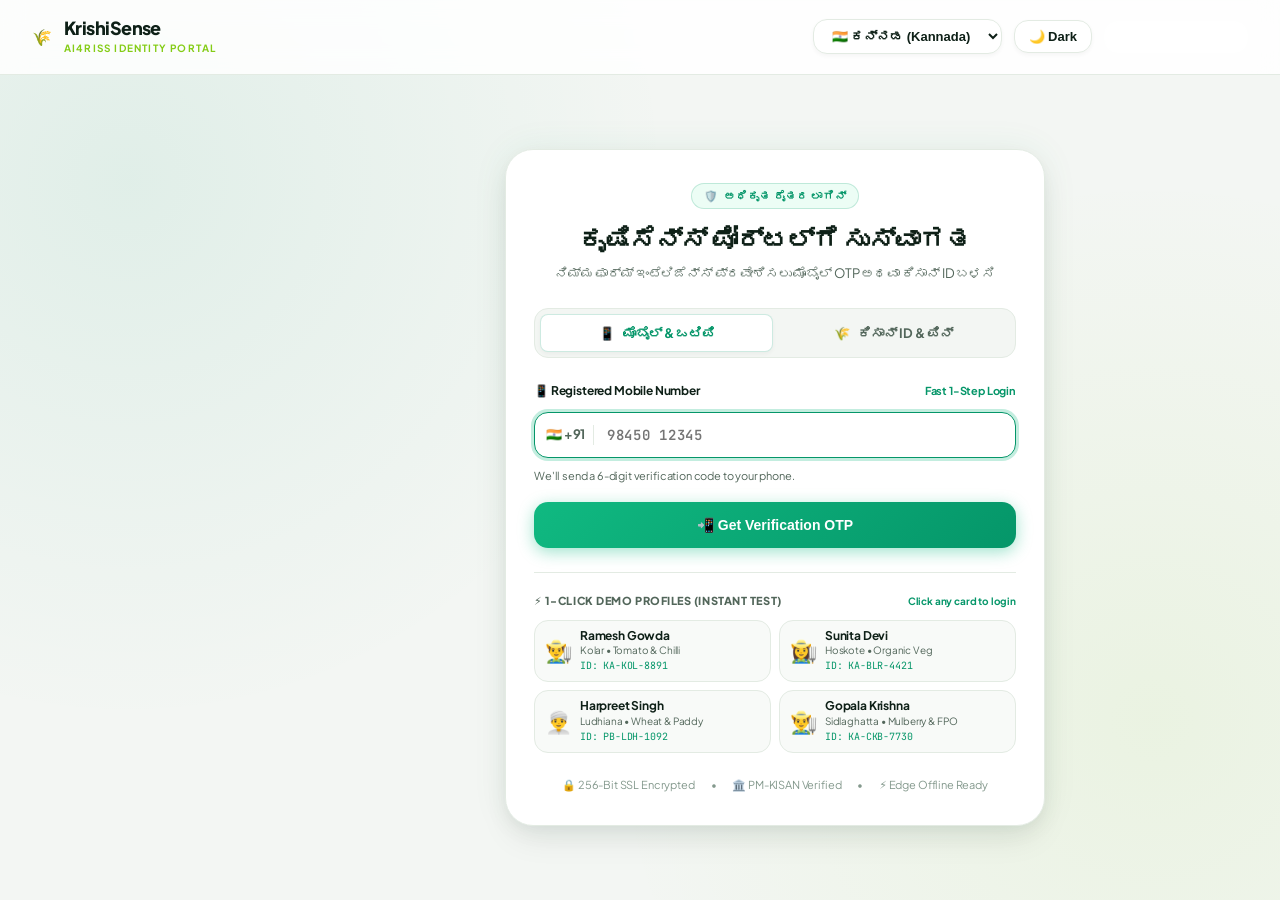
<file: login.html>
<!doctype html>
<html lang="en">

<head>
    <meta charset="utf-8">
    <meta name="viewport" content="width=device-width, initial-scale=1">
    <meta name="description"
        content="KrishiSense Farmer Login Portal — Secure Access via Mobile OTP or Kisan ID / AgriStack.">
    <meta name="theme-color" content="#059669">
    <title>Farmer Sign In | KrishiSense (AI4RISS)</title>

    <link rel="manifest" href="manifest.json">
    <link rel="preconnect" href="https://fonts.googleapis.com">
    <link rel="preconnect" href="https://fonts.gstatic.com" crossorigin>
    <link
        href="https://fonts.googleapis.com/css2?family=Plus+Jakarta+Sans:wght@300;400;500;600;700;800&family=JetBrains+Mono:wght@400;500;700&display=swap"
        rel="stylesheet">
    <link rel="stylesheet" href="css/styles.css">

    <style>
        /* Dedicated Login Page Styles */
        .auth-page-wrapper {
            min-height: 100vh;
            width: 100%;
            display: flex;
            flex-direction: column;
            background: radial-gradient(circle at 10% 20%, rgba(5, 150, 105, 0.08) 0%, transparent 40%),
                        radial-gradient(circle at 90% 80%, rgba(132, 204, 22, 0.08) 0%, transparent 40%),
                        var(--bg-page);
            position: relative;
            overflow-x: hidden;
        }

        .auth-nav {
            display: flex;
            align-items: center;
            justify-content: space-between;
            padding: 18px 32px;
            border-bottom: 1px solid var(--border);
            backdrop-filter: blur(12px);
            background: var(--bg-card-glass);
            position: sticky;
            top: 0;
            z-index: 50;
        }

        .auth-nav-logo {
            display: flex;
            align-items: center;
            gap: 12px;
            text-decoration: none;
            color: var(--text-main);
        }

        .auth-nav-actions {
            display: flex;
            align-items: center;
            gap: 12px;
        }

        .auth-container {
            flex: 1;
            display: flex;
            align-items: center;
            justify-content: center;
            padding: 32px 16px;
        }

        .auth-card-glass {
            width: 100%;
            max-width: 540px;
            background: var(--bg-card);
            border: 1px solid var(--border);
            border-radius: var(--radius-xl);
            box-shadow: var(--shadow-lg), 0 0 35px rgba(5, 150, 105, 0.08);
            padding: 32px 28px;
            position: relative;
            backdrop-filter: blur(16px);
            transition: all 0.3s ease;
        }

        .auth-card-header {
            text-align: center;
            margin-bottom: 24px;
        }

        .auth-card-header .auth-badge {
            display: inline-flex;
            align-items: center;
            gap: 6px;
            font-size: 11px;
            font-weight: 800;
            text-transform: uppercase;
            letter-spacing: 0.06em;
            color: var(--primary);
            background: var(--primary-subtle);
            padding: 4px 12px;
            border-radius: 999px;
            margin-bottom: 10px;
            border: 1px solid rgba(5, 150, 105, 0.2);
        }

        .auth-card-header h2 {
            font-size: 26px;
            font-weight: 800;
            color: var(--text-main);
            letter-spacing: -0.02em;
            margin-bottom: 6px;
        }

        .auth-card-header p {
            font-size: 13px;
            color: var(--text-muted);
        }

        /* Two-Way Login Tabs */
        .auth-tabs {
            display: grid;
            grid-template-columns: 1fr 1fr;
            background: var(--bg-page);
            padding: 5px;
            border-radius: var(--radius-md);
            margin-bottom: 24px;
            border: 1px solid var(--border);
            gap: 4px;
        }

        .auth-tab-btn {
            display: flex;
            align-items: center;
            justify-content: center;
            gap: 8px;
            padding: 10px 14px;
            font-size: 13px;
            font-weight: 700;
            border-radius: var(--radius-sm);
            border: none;
            background: transparent;
            color: var(--text-muted);
            cursor: pointer;
            transition: all 0.2s cubic-bezier(0.16, 1, 0.3, 1);
            font-family: var(--font);
        }

        .auth-tab-btn.active {
            background: var(--bg-card);
            color: var(--primary);
            box-shadow: var(--shadow-sm);
            border: 1px solid rgba(5, 150, 105, 0.2);
        }

        .auth-tab-btn:hover:not(.active) {
            color: var(--text-main);
        }

        /* Forms Layout */
        .auth-form-panel {
            display: none;
            animation: fadeInTab 0.3s ease;
        }

        .auth-form-panel.active {
            display: block;
        }

        @keyframes fadeInTab {
            from { opacity: 0; transform: translateY(6px); }
            to { opacity: 1; transform: translateY(0); }
        }

        .form-group {
            margin-bottom: 18px;
        }

        .form-label {
            display: flex;
            align-items: center;
            justify-content: space-between;
            font-size: 12px;
            font-weight: 700;
            color: var(--text-main);
            margin-bottom: 6px;
        }

        .form-input-with-icon {
            position: relative;
            display: flex;
            align-items: center;
        }

        .input-prefix-icon {
            position: absolute;
            left: 14px;
            font-size: 16px;
            color: var(--text-subtle);
            pointer-events: none;
        }

        .phone-prefix-tag {
            position: absolute;
            left: 12px;
            font-size: 13px;
            font-weight: 700;
            color: var(--text-muted);
            padding-right: 8px;
            border-right: 1px solid var(--border);
            display: flex;
            align-items: center;
            gap: 4px;
            pointer-events: none;
        }

        .auth-input {
            width: 100%;
            height: 46px;
            background: var(--bg-input);
            border: 1px solid var(--border);
            border-radius: var(--radius-md);
            padding: 0 14px 0 42px;
            font-size: 14px;
            color: var(--text-main);
            font-family: var(--font);
            transition: all 0.2s ease;
        }

        .auth-input.phone-input {
            padding-left: 72px;
            font-family: var(--font-mono);
            letter-spacing: 0.05em;
            font-weight: 600;
        }

        .auth-input:focus {
            outline: none;
            border-color: var(--primary);
            box-shadow: 0 0 0 3px var(--primary-glow);
        }

        /* 6-Digit OTP Box Grid */
        .otp-inputs-grid {
            display: flex;
            justify-content: space-between;
            gap: 8px;
            margin: 16px 0;
        }

        .otp-digit {
            width: 52px;
            height: 56px;
            text-align: center;
            font-size: 22px;
            font-weight: 800;
            font-family: var(--font-mono);
            background: var(--bg-input);
            border: 2px solid var(--border);
            border-radius: var(--radius-md);
            color: var(--primary);
            transition: all 0.2s ease;
        }

        .otp-digit:focus {
            outline: none;
            border-color: var(--primary);
            box-shadow: 0 0 0 4px var(--primary-glow);
            transform: translateY(-2px);
        }

        /* Simulated SMS Banner */
        .simulated-sms-banner {
            background: linear-gradient(135deg, rgba(245, 158, 11, 0.12), rgba(245, 158, 11, 0.05));
            border: 1px dashed var(--amber);
            border-radius: var(--radius-md);
            padding: 10px 14px;
            margin-bottom: 16px;
            font-size: 12px;
            color: var(--text-main);
            display: flex;
            align-items: center;
            gap: 10px;
            animation: slideDown 0.3s ease;
        }

        .otp-highlight {
            font-family: var(--font-mono);
            font-weight: 800;
            font-size: 14px;
            color: #D97706;
            background: #FEF3C7;
            padding: 1px 6px;
            border-radius: 4px;
            letter-spacing: 0.08em;
        }

        [data-theme="dark"] .otp-highlight {
            background: #78350F;
            color: #FDE68A;
        }

        /* Quick Demo Farmers Section */
        .demo-farmers-box {
            margin-top: 24px;
            padding-top: 20px;
            border-top: 1px solid var(--border);
        }

        .demo-farmers-header {
            display: flex;
            align-items: center;
            justify-content: space-between;
            margin-bottom: 10px;
        }

        .demo-farmers-grid {
            display: grid;
            grid-template-columns: 1fr 1fr;
            gap: 8px;
        }

        .demo-farmer-card {
            background: var(--bg-card-alt);
            border: 1px solid var(--border);
            border-radius: var(--radius-md);
            padding: 8px 10px;
            display: flex;
            align-items: center;
            gap: 8px;
            cursor: pointer;
            transition: all 0.2s ease;
            text-align: left;
        }

        .demo-farmer-card:hover {
            border-color: var(--primary);
            background: var(--primary-subtle);
            transform: translateY(-2px);
            box-shadow: var(--shadow-sm);
        }

        .demo-farmer-avatar {
            font-size: 22px;
        }

        .demo-farmer-info h5 {
            font-size: 12px;
            font-weight: 700;
            color: var(--text-main);
            margin: 0;
            line-height: 1.2;
        }

        .demo-farmer-info small {
            font-size: 10px;
            color: var(--text-muted);
            display: block;
        }

        /* Trust footer */
        .auth-trust-footer {
            margin-top: 24px;
            display: flex;
            align-items: center;
            justify-content: center;
            gap: 16px;
            font-size: 11px;
            color: var(--text-subtle);
            flex-wrap: wrap;
        }

        .trust-badge-item {
            display: flex;
            align-items: center;
            gap: 4px;
        }

        .btn-full {
            width: 100%;
            height: 46px;
            font-size: 14px;
            font-weight: 800;
            display: flex;
            align-items: center;
            justify-content: center;
            gap: 8px;
        }

        .resend-timer-text {
            font-size: 12px;
            color: var(--text-muted);
            text-align: center;
            margin-top: 10px;
        }

        .btn-link-action {
            background: none;
            border: none;
            color: var(--primary);
            font-weight: 700;
            font-size: 12px;
            cursor: pointer;
            padding: 0;
        }

        .btn-link-action:hover {
            text-decoration: underline;
        }

        @media (max-width: 600px) {
            .auth-nav { padding: 14px 16px; }
            .auth-card-glass { padding: 24px 16px; }
            .demo-farmers-grid { grid-template-columns: 1fr; }
            .otp-digit { width: 42px; height: 48px; font-size: 18px; }
        }
    </style>
</head>

<body>
    <div class="auth-page-wrapper">
        <!-- Top Navigation -->
        <header class="auth-nav">
            <a href="index.html" class="auth-nav-logo">
                <div class="logo-icon">🌾</div>
                <div>
                    <div class="brand-title" style="font-size:18px;">KrishiSense</div>
                    <span class="brand-subtitle">AI4RISS IDENTITY PORTAL</span>
                </div>
            </a>

            <div class="auth-nav-actions">
                <select id="loginLangSelect" class="lang-select" aria-label="Select Language">
                    <option value="en">🇬🇧 English</option>
                    <option value="hi">🇮🇳 हिन्दी (Hindi)</option>
                    <option value="kn" selected>🇮🇳 ಕನ್ನಡ (Kannada)</option>
                    <option value="ta">🇮🇳 தமிழ் (Tamil)</option>
                    <option value="te">🇮🇳 తెలుగు (Telugu)</option>
                    <option value="mr">🇮🇳 मराठी (Marathi)</option>
                    <option value="bn">🇮🇳 বাংলা (Bengali)</option>
                    <option value="pa">🇮🇳 ਪੰਜਾਬੀ (Punjabi)</option>
                </select>

                <button id="themeToggleBtn" class="btn-icon">🌙 Dark</button>
                <a href="index.html" class="btn btn-secondary" style="font-size:12px; padding:6px 12px;">← Back to Dashboard</a>
            </div>
        </header>

        <!-- Main Auth Container -->
        <main class="auth-container">
            <div class="auth-card-glass">
                <div class="auth-card-header">
                    <div class="auth-badge">
                        <span>🛡️</span> <span id="portalBadgeText">OFFICIAL FARMER LOGIN</span>
                    </div>
                    <h2 id="loginMainTitle">Welcome to KrishiSense</h2>
                    <p id="loginSubTitle">Choose your preferred login method to access localized AI farm intelligence</p>
                </div>

                <!-- Two-Way Login Tabs -->
                <div class="auth-tabs" role="tablist">
                    <button class="auth-tab-btn active" id="tabBtnOTP" onclick="switchLoginTab('otp')" role="tab" aria-selected="true">
                        <span>📱</span> <span id="tabOtpLabel">Mobile & OTP</span>
                    </button>
                    <button class="auth-tab-btn" id="tabBtnKisan" onclick="switchLoginTab('kisan')" role="tab" aria-selected="false">
                        <span>🌾</span> <span id="tabKisanLabel">Kisan ID & PIN</span>
                    </button>
                </div>

                <!-- Status / Alert Message Container -->
                <div id="authAlertBox" style="display:none; margin-bottom:16px;"></div>

                <!-- ================= TAB 1: MOBILE OTP LOGIN ================= -->
                <div id="panelOTP" class="auth-form-panel active">
                    <!-- Step 1: Phone Input Form -->
                    <form id="phoneStepForm" onsubmit="handleSendOTP(event)">
                        <div class="form-group">
                            <label class="form-label" for="farmerMobileInput">
                                <span>📱 Registered Mobile Number</span>
                                <span style="color:var(--primary); font-size:11px;">Fast 1-Step Login</span>
                            </label>
                            <div class="form-input-with-icon">
                                <span class="phone-prefix-tag">🇮🇳 +91</span>
                                <input type="tel" id="farmerMobileInput" class="auth-input phone-input"
                                    placeholder="98450 12345" maxlength="10" pattern="[0-9]{10}" required autofocus>
                            </div>
                            <small style="color:var(--text-muted); font-size:11px; margin-top:4px; display:block;">
                                We'll send a 6-digit verification code to your phone.
                            </small>
                        </div>

                        <button type="submit" id="btnSendOTP" class="btn btn-primary btn-full">
                            <span>📲 Get Verification OTP</span>
                        </button>
                    </form>

                    <!-- Step 2: OTP Verification Container (Hidden until OTP sent) -->
                    <div id="otpStepContainer" style="display:none; margin-top:16px;">
                        <!-- Simulated SMS Toast / Preview -->
                        <div id="simulatedSmsToast" class="simulated-sms-banner">
                            <span style="font-size:18px;">📩</span>
                            <div>
                                <b>Govt SMS Gateway:</b> Your KrishiSense verification code is
                                <span id="smsOtpCodeDisplay" class="otp-highlight">123456</span>
                            </div>
                        </div>

                        <div class="form-group" style="text-align:center;">
                            <label class="form-label" style="justify-content:center; margin-bottom:4px;">
                                <span>Enter 6-Digit OTP sent to +91 <span id="targetPhoneDisplay" style="font-family:var(--font-mono); font-weight:700;">98450 12345</span></span>
                            </label>
                            <button type="button" class="btn-link-action" onclick="changePhoneNumber()">Change number</button>

                            <!-- 6 Individual Digit Inputs with Auto-Focus -->
                            <div class="otp-inputs-grid">
                                <input type="text" class="otp-digit" maxlength="1" pattern="[0-9]" inputmode="numeric" id="otp_0">
                                <input type="text" class="otp-digit" maxlength="1" pattern="[0-9]" inputmode="numeric" id="otp_1">
                                <input type="text" class="otp-digit" maxlength="1" pattern="[0-9]" inputmode="numeric" id="otp_2">
                                <input type="text" class="otp-digit" maxlength="1" pattern="[0-9]" inputmode="numeric" id="otp_3">
                                <input type="text" class="otp-digit" maxlength="1" pattern="[0-9]" inputmode="numeric" id="otp_4">
                                <input type="text" class="otp-digit" maxlength="1" pattern="[0-9]" inputmode="numeric" id="otp_5">
                            </div>
                        </div>

                        <button type="button" id="btnVerifyOTP" onclick="handleVerifyOTP()" class="btn btn-primary btn-full">
                            <span>🚀 Verify & Access Dashboard</span>
                        </button>

                        <div class="resend-timer-text">
                            <span id="timerPrefix">Resend code in:</span>
                            <b id="countdownTimerDisplay" style="color:var(--primary); font-family:var(--font-mono);">00:45</b>
                            <button type="button" id="btnResendOTP" class="btn-link-action" style="display:none; margin-left:6px;" onclick="handleResendOTP()">Resend OTP</button>
                        </div>
                    </div>
                </div>

                <!-- ================= TAB 2: KISAN ID LOGIN ================= -->
                <div id="panelKisan" class="auth-form-panel">
                    <form id="kisanLoginForm" onsubmit="handleKisanLogin(event)">
                        <div class="form-group">
                            <label class="form-label" for="kisanIdInput">
                                <span>🌾 Kisan ID / Farmer Registration No.</span>
                                <span style="color:var(--text-subtle); font-size:11px;">e.g. KA-KOL-8891</span>
                            </label>
                            <div class="form-input-with-icon">
                                <span class="input-prefix-icon">🆔</span>
                                <input type="text" id="kisanIdInput" class="auth-input"
                                    placeholder="Enter your Kisan ID (e.g. KA-KOL-8891)" required
                                    style="text-transform:uppercase; font-family:var(--font-mono); font-weight:700;">
                            </div>
                            <small style="color:var(--text-muted); font-size:11px; margin-top:4px; display:block;">
                                Linked with PM-KISAN, AgriStack, or District Agriculture Office.
                            </small>
                        </div>

                        <div class="form-group">
                            <label class="form-label" for="kisanPinInput">
                                <span>🔒 4-Digit Kisan Security PIN</span>
                                <span style="color:var(--text-subtle); font-size:11px;">Demo PIN: 1234</span>
                            </label>
                            <div class="form-input-with-icon">
                                <span class="input-prefix-icon">🔑</span>
                                <input type="password" id="kisanPinInput" class="auth-input"
                                    placeholder="••••" maxlength="8" required
                                    style="letter-spacing:0.2em; font-family:var(--font-mono); font-weight:800;">
                            </div>
                        </div>

                        <button type="submit" id="btnKisanSubmit" class="btn btn-primary btn-full">
                            <span>🌾 Sign In with Kisan ID</span>
                        </button>
                    </form>
                </div>

                <!-- Quick Demo Farmers Selector -->
                <div class="demo-farmers-box">
                    <div class="demo-farmers-header">
                        <span style="font-size:11px; font-weight:800; color:var(--text-muted); text-transform:uppercase; letter-spacing:0.05em;">
                            ⚡ 1-Click Demo Profiles (Instant Test)
                        </span>
                        <span style="font-size:10px; color:var(--primary); font-weight:700;">Click any card to login</span>
                    </div>

                    <div class="demo-farmers-grid">
                        <div class="demo-farmer-card" onclick="quickFillAndLogin('KA-KOL-8891')">
                            <span class="demo-farmer-avatar">👨‍🌾</span>
                            <div class="demo-farmer-info">
                                <h5>Ramesh Gowda</h5>
                                <small>Kolar • Tomato & Chilli</small>
                                <small style="font-family:var(--font-mono); color:var(--primary);">ID: KA-KOL-8891</small>
                            </div>
                        </div>

                        <div class="demo-farmer-card" onclick="quickFillAndLogin('KA-BLR-4421')">
                            <span class="demo-farmer-avatar">👩‍🌾</span>
                            <div class="demo-farmer-info">
                                <h5>Sunita Devi</h5>
                                <small>Hoskote • Organic Veg</small>
                                <small style="font-family:var(--font-mono); color:var(--primary);">ID: KA-BLR-4421</small>
                            </div>
                        </div>

                        <div class="demo-farmer-card" onclick="quickFillAndLogin('PB-LDH-1092')">
                            <span class="demo-farmer-avatar">👳‍♂️</span>
                            <div class="demo-farmer-info">
                                <h5>Harpreet Singh</h5>
                                <small>Ludhiana • Wheat & Paddy</small>
                                <small style="font-family:var(--font-mono); color:var(--primary);">ID: PB-LDH-1092</small>
                            </div>
                        </div>

                        <div class="demo-farmer-card" onclick="quickFillAndLogin('KA-CKB-7730')">
                            <span class="demo-farmer-avatar">👨‍🌾</span>
                            <div class="demo-farmer-info">
                                <h5>Gopala Krishna</h5>
                                <small>Sidlaghatta • Mulberry & FPO</small>
                                <small style="font-family:var(--font-mono); color:var(--primary);">ID: KA-CKB-7730</small>
                            </div>
                        </div>
                    </div>
                </div>

                <!-- Trust and Certification Badges -->
                <div class="auth-trust-footer">
                    <span class="trust-badge-item">🔒 256-Bit SSL Encrypted</span>
                    <span>•</span>
                    <span class="trust-badge-item">🏛️ PM-KISAN Verified</span>
                    <span>•</span>
                    <span class="trust-badge-item">⚡ Edge Offline Ready</span>
                </div>
            </div>
        </main>
    </div>

    <!-- Scripts -->
    <script src="js/auth.js"></script>
    <script>
        // State
        let currentTab = 'otp';
        let activePhone = '';
        let timerInterval = null;

        // Language Localizations for Login Page
        const loginTranslations = {
            en: {
                badge: "OFFICIAL FARMER LOGIN",
                title: "Welcome to KrishiSense",
                subtitle: "Choose your preferred login method to access localized AI farm intelligence",
                tabOtp: "Mobile & OTP",
                tabKisan: "Kisan ID & PIN"
            },
            kn: {
                badge: "ಅಧಿಕೃತ ರೈತರ ಲಾಗಿನ್",
                title: "ಕೃಷಿಸೆನ್ಸ್ ಪೋರ್ಟಲ್‌ಗೆ ಸುಸ್ವಾಗತ",
                subtitle: "ನಿಮ್ಮ ಫಾರ್ಮ್ ಇಂಟೆಲಿಜೆನ್ಸ್ ಪ್ರವೇಶಿಸಲು ಮೊಬೈಲ್ OTP ಅಥವಾ ಕಿಸಾನ್ ID ಬಳಸಿ",
                tabOtp: "ಮೊಬೈಲ್ & ಒಟಿಪಿ",
                tabKisan: "ಕಿಸಾನ್ ID & ಪಿನ್"
            },
            hi: {
                badge: "आधिकारिक किसान लॉगिन",
                title: "कृषिसेंस में आपका स्वागत है",
                subtitle: "अपनी कृषि बुद्धिमत्ता के लिए मोबाइल OTP या किसान ID से लॉगिन करें",
                tabOtp: "मोबाइल और OTP",
                tabKisan: "किसान ID और पिन"
            },
            ta: {
                badge: "அதிகாரப்பூர்வ விவசாயி உள்நுழைவு",
                title: "கிருஷிசென்ஸ் வரவேற்கிறது",
                subtitle: "மொபைல் OTP அல்லது கிசான் ஐடி மூலம் உள்நுழைக",
                tabOtp: "மொபைல் & OTP",
                tabKisan: "கிசான் ஐடி & பின்"
            },
            te: {
                badge: "అధికారిక రైతు లాగిన్",
                title: "కృషిసెన్స్‌కు స్వాగతం",
                subtitle: "మొబైల్ OTP లేదా కిసాన్ ID ద్వారా లాగిన్ అవ్వండి",
                tabOtp: "మొబైల్ & OTP",
                tabKisan: "కిసాన్ ID & పిన్"
            },
            mr: {
                badge: "अधिकृत शेतकरी लॉगिन",
                title: "कृषिसेंस मध्ये आपले स्वागत आहे",
                subtitle: "मोबाईल OTP किंवा किसान ID द्वारे लॉगिन करा",
                tabOtp: "मोबाईल आणि OTP",
                tabKisan: "किसान ID आणि पिन"
            }
        };

        function setLanguage(lang) {
            const pack = loginTranslations[lang] || loginTranslations.en;
            document.getElementById('portalBadgeText').textContent = pack.badge;
            document.getElementById('loginMainTitle').textContent = pack.title;
            document.getElementById('loginSubTitle').textContent = pack.subtitle;
            document.getElementById('tabOtpLabel').textContent = pack.tabOtp;
            document.getElementById('tabKisanLabel').textContent = pack.tabKisan;
        }

        // Switch Tabs
        function switchLoginTab(tab) {
            currentTab = tab;
            const btnOtp = document.getElementById('tabBtnOTP');
            const btnKisan = document.getElementById('tabBtnKisan');
            const panelOtp = document.getElementById('panelOTP');
            const panelKisan = document.getElementById('panelKisan');

            if (tab === 'otp') {
                btnOtp.classList.add('active');
                btnOtp.setAttribute('aria-selected', 'true');
                btnKisan.classList.remove('active');
                btnKisan.setAttribute('aria-selected', 'false');
                panelOtp.classList.add('active');
                panelKisan.classList.remove('active');
            } else {
                btnKisan.classList.add('active');
                btnKisan.setAttribute('aria-selected', 'true');
                btnOtp.classList.remove('active');
                btnOtp.setAttribute('aria-selected', 'false');
                panelKisan.classList.add('active');
                panelOtp.classList.remove('active');
            }
            hideAlert();
        }

        function showAlert(msg, type = 'error') {
            const box = document.getElementById('authAlertBox');
            box.style.display = 'block';
            box.innerHTML = `
                <div style="padding:10px 14px; border-radius:var(--radius-md); font-size:13px; font-weight:600; display:flex; align-items:center; gap:8px;
                    ${type === 'error' ? 'background:var(--danger-subtle); color:var(--danger); border:1px solid rgba(239,68,68,0.3);' : 'background:var(--primary-subtle); color:var(--primary); border:1px solid rgba(5,150,105,0.3);'}">
                    <span>${type === 'error' ? '⚠️' : '✅'}</span>
                    <span>${msg}</span>
                </div>
            `;
        }

        function hideAlert() {
            const box = document.getElementById('authAlertBox');
            box.style.display = 'none';
        }

        // Handle OTP Request
        async function handleSendOTP(e) {
            e.preventDefault();
            hideAlert();
            const phoneInput = document.getElementById('farmerMobileInput');
            const phone = phoneInput.value.trim();
            const btn = document.getElementById('btnSendOTP');

            btn.disabled = true;
            btn.innerHTML = '<span>⏳ Sending OTP...</span>';

            try {
                const res = await Auth.sendOTP(phone);
                activePhone = res.phone;

                // Show OTP verification form
                document.getElementById('phoneStepForm').style.display = 'none';
                document.getElementById('otpStepContainer').style.display = 'block';
                document.getElementById('targetPhoneDisplay').textContent = `${activePhone.slice(0, 5)} ${activePhone.slice(5)}`;
                
                // Show simulated SMS preview
                const code = res.simulated_otp || '123456';
                document.getElementById('smsOtpCodeDisplay').textContent = code;

                // Auto-fill OTP inputs for smooth developer / test experience
                fillOtpInputs(code);

                // Start countdown
                startCountdown(45);
            } catch (err) {
                showAlert(err.message || 'Failed to send OTP. Please try again.');
            } finally {
                btn.disabled = false;
                btn.innerHTML = '<span>📲 Get Verification OTP</span>';
            }
        }

        function fillOtpInputs(code) {
            for (let i = 0; i < 6; i++) {
                const input = document.getElementById(`otp_${i}`);
                if (input && code[i]) {
                    input.value = code[i];
                }
            }
            document.getElementById('otp_5')?.focus();
        }

        function changePhoneNumber() {
            clearInterval(timerInterval);
            document.getElementById('phoneStepForm').style.display = 'block';
            document.getElementById('otpStepContainer').style.display = 'none';
            document.getElementById('farmerMobileInput').focus();
            hideAlert();
        }

        // Handle OTP Verification
        async function handleVerifyOTP() {
            hideAlert();
            let otp = '';
            for (let i = 0; i < 6; i++) {
                const input = document.getElementById(`otp_${i}`);
                otp += (input ? input.value.trim() : '');
            }

            if (otp.length < 6) {
                showAlert('Please enter all 6 digits of the OTP.');
                return;
            }

            const btn = document.getElementById('btnVerifyOTP');
            btn.disabled = true;
            btn.innerHTML = '<span>⏳ Verifying OTP...</span>';

            try {
                const res = await Auth.verifyOTP(activePhone, otp);
                showAlert(`Welcome back, ${res.user.name}! Redirecting...`, 'success');
                setTimeout(() => {
                    window.location.href = 'index.html';
                }, 800);
            } catch (err) {
                showAlert(err.message || 'Incorrect OTP code.');
                btn.disabled = false;
                btn.innerHTML = '<span>🚀 Verify & Access Dashboard</span>';
            }
        }

        // Handle Resend OTP
        async function handleResendOTP() {
            hideAlert();
            try {
                const res = await Auth.sendOTP(activePhone);
                const code = res.simulated_otp || '123456';
                document.getElementById('smsOtpCodeDisplay').textContent = code;
                fillOtpInputs(code);
                showAlert('New OTP sent to your phone!', 'success');
                startCountdown(45);
            } catch (err) {
                showAlert(err.message || 'Failed to resend OTP.');
            }
        }

        function startCountdown(seconds) {
            clearInterval(timerInterval);
            let left = seconds;
            const timerDisplay = document.getElementById('countdownTimerDisplay');
            const resendBtn = document.getElementById('btnResendOTP');
            const timerPrefix = document.getElementById('timerPrefix');

            timerPrefix.style.display = 'inline';
            timerDisplay.style.display = 'inline';
            resendBtn.style.display = 'none';

            timerInterval = setInterval(() => {
                left--;
                const mm = String(Math.floor(left / 60)).padStart(2, '0');
                const ss = String(left % 60).padStart(2, '0');
                timerDisplay.textContent = `${mm}:${ss}`;

                if (left <= 0) {
                    clearInterval(timerInterval);
                    timerPrefix.style.display = 'none';
                    timerDisplay.style.display = 'none';
                    resendBtn.style.display = 'inline';
                }
            }, 1000);
        }

        // Handle Kisan ID Login
        async function handleKisanLogin(e) {
            e.preventDefault();
            hideAlert();
            const kid = document.getElementById('kisanIdInput').value.trim();
            const pin = document.getElementById('kisanPinInput').value.trim();
            const btn = document.getElementById('btnKisanSubmit');

            btn.disabled = true;
            btn.innerHTML = '<span>⏳ Verifying Kisan ID...</span>';

            try {
                const res = await Auth.loginWithKisanId(kid, pin);
                showAlert(`Authenticated! Welcome, ${res.user.name}. Redirecting...`, 'success');
                setTimeout(() => {
                    window.location.href = 'index.html';
                }, 800);
            } catch (err) {
                showAlert(err.message || 'Invalid Kisan ID or PIN.');
            } finally {
                btn.disabled = false;
                btn.innerHTML = '<span>🌾 Sign In with Kisan ID</span>';
            }
        }

        // 1-Click Quick Demo Login
        function quickFillAndLogin(kisanId) {
            const user = Auth.loginAsDemoFarmer(kisanId);
            showAlert(`Logged in as demo farmer: ${user.name} (${user.district})! Redirecting...`, 'success');
            setTimeout(() => {
                window.location.href = 'index.html';
            }, 600);
        }

        // Setup OTP Box Auto-Advance
        function setupOtpAutoAdvance() {
            const inputs = document.querySelectorAll('.otp-digit');
            inputs.forEach((input, index) => {
                input.addEventListener('input', (e) => {
                    const val = e.target.value.replace(/\D/g, '');
                    e.target.value = val.slice(0, 1);
                    if (val && index < inputs.length - 1) {
                        inputs[index + 1].focus();
                    }
                });

                input.addEventListener('keydown', (e) => {
                    if (e.key === 'Backspace' && !input.value && index > 0) {
                        inputs[index - 1].focus();
                    } else if (e.key === 'Enter') {
                        handleVerifyOTP();
                    }
                });

                input.addEventListener('paste', (e) => {
                    e.preventDefault();
                    const pasted = (e.clipboardData || window.clipboardData).getData('text').replace(/\D/g, '');
                    if (pasted) {
                        for (let i = 0; i < inputs.length; i++) {
                            if (pasted[i]) inputs[i].value = pasted[i];
                        }
                        inputs[Math.min(pasted.length, inputs.length) - 1].focus();
                    }
                });
            });
        }

        // Theme Toggle
        function setupTheme() {
            const themeBtn = document.getElementById('themeToggleBtn');
            const savedTheme = localStorage.getItem('krishisense_theme') || 'light';
            document.documentElement.setAttribute('data-theme', savedTheme);
            themeBtn.textContent = savedTheme === 'dark' ? '☀️ Light' : '🌙 Dark';

            themeBtn.addEventListener('click', () => {
                const current = document.documentElement.getAttribute('data-theme');
                const next = current === 'dark' ? 'light' : 'dark';
                document.documentElement.setAttribute('data-theme', next);
                localStorage.setItem('krishisense_theme', next);
                themeBtn.textContent = next === 'dark' ? '☀️ Light' : '🌙 Dark';
            });
        }

        document.addEventListener('DOMContentLoaded', () => {
            setupOtpAutoAdvance();
            setupTheme();

            const langSelect = document.getElementById('loginLangSelect');
            if (langSelect) {
                langSelect.addEventListener('change', (e) => {
                    setLanguage(e.target.value);
                });
                setLanguage(langSelect.value);
            }
        });
    </script>
</body>

</html>
</file>
<file: css/styles.css>
@import url('https://fonts.googleapis.com/css2?family=Plus+Jakarta+Sans:wght@300;400;500;600;700;800&family=JetBrains+Mono:wght@400;500;700&display=swap');

:root {
    /* Brand & Accent Colors */
    --primary: #059669;
    --primary-hover: #047857;
    --primary-glow: rgba(16, 185, 129, 0.25);
    --primary-subtle: #ECFDF5;
    
    --emerald: #10B981;
    --lime: #84CC16;
    --lime-glow: rgba(132, 204, 22, 0.2);
    
    --amber: #F59E0B;
    --amber-subtle: #FFFBEB;
    --danger: #EF4444;
    --danger-subtle: #FEF2F2;
    --info: #0284C7;
    --info-subtle: #F0F9FF;

    /* Theme Neutral Tokens (Light) */
    --bg-page: #F3F6F3;
    --bg-card: #FFFFFF;
    --bg-card-alt: #F8FAF8;
    --bg-card-glass: rgba(255, 255, 255, 0.85);
    --bg-input: #FFFFFF;
    
    --border: #E3EBE3;
    --border-light: #EEF3EE;
    --border-hover: #10B981;
    
    --text-main: #0E2017;
    --text-muted: #52665A;
    --text-subtle: #84998D;
    --text-inverse: #FFFFFF;
    
    --sidebar-bg: #091910;
    --sidebar-border: #162E20;
    --sidebar-text: #C3D9CC;
    --sidebar-active: #059669;
    --sidebar-hover: #112B1D;

    --shadow-sm: 0 2px 4px rgba(10, 30, 20, 0.04);
    --shadow-md: 0 6px 16px -2px rgba(10, 30, 20, 0.06), 0 2px 6px rgba(10, 30, 20, 0.04);
    --shadow-lg: 0 16px 32px -4px rgba(10, 30, 20, 0.08), 0 4px 12px rgba(10, 30, 20, 0.03);
    --shadow-glow: 0 0 25px rgba(16, 185, 129, 0.2);

    --radius-sm: 8px;
    --radius-md: 14px;
    --radius-lg: 20px;
    --radius-xl: 28px;
    
    --font: 'Plus Jakarta Sans', system-ui, -apple-system, sans-serif;
    --font-mono: 'JetBrains Mono', monospace;
}

[data-theme="dark"] {
    --bg-page: #060E0A;
    --bg-card: #0D1C14;
    --bg-card-alt: #12241B;
    --bg-card-glass: rgba(13, 28, 20, 0.85);
    --bg-input: #10261C;
    
    --border: #1B3828;
    --border-light: #162E20;
    --border-hover: #10B981;
    
    --text-main: #EDF7F1;
    --text-muted: #9BB8A8;
    --text-subtle: #6A8576;
    
    --sidebar-bg: #040906;
    --sidebar-border: #0F1E15;
    --sidebar-text: #A7C9B7;
    --sidebar-hover: #0C1A12;
    --sidebar-active: #047857;
    
    --primary-subtle: #0F2E20;
    --shadow-sm: 0 2px 4px rgba(0, 0, 0, 0.4);
    --shadow-md: 0 8px 24px rgba(0, 0, 0, 0.5);
    --shadow-lg: 0 20px 40px rgba(0, 0, 0, 0.6);
}

* {
    box-sizing: border-box;
    margin: 0;
    padding: 0;
    -webkit-tap-highlight-color: transparent;
}

body {
    font-family: var(--font);
    background-color: var(--bg-page);
    color: var(--text-main);
    line-height: 1.5;
    display: flex;
    min-height: 100vh;
    overflow-x: hidden;
    letter-spacing: -0.01em;
}

/* Offline Notification Banner */
.offline-banner {
    position: fixed;
    top: 0;
    left: 0;
    right: 0;
    background: linear-gradient(90deg, #DC2626, #B91C1C);
    color: #FFFFFF;
    text-align: center;
    font-size: 13px;
    font-weight: 700;
    padding: 8px 16px;
    z-index: 9999;
    box-shadow: 0 4px 15px rgba(220, 38, 38, 0.4);
    display: flex;
    align-items: center;
    justify-content: center;
    gap: 8px;
}
.offline-banner.hidden { display: none; }

/* Sidebar Navigation */
aside {
    width: 270px;
    background: var(--sidebar-bg);
    border-right: 1px solid var(--sidebar-border);
    color: var(--sidebar-text);
    display: flex;
    flex-direction: column;
    position: fixed;
    height: 100vh;
    padding: 24px 18px;
    z-index: 100;
    transition: transform 0.3s cubic-bezier(0.16, 1, 0.3, 1);
}

.brand-wrapper {
    margin-bottom: 22px;
    padding: 6px 8px 16px;
    border-bottom: 1px solid var(--sidebar-border);
}

.brand-logo {
    display: flex;
    align-items: center;
    gap: 12px;
    text-decoration: none;
    color: #FFFFFF;
}

.brand-logo .logo-icon {
    width: 38px;
    height: 38px;
    border-radius: var(--radius-md);
    background: linear-gradient(135deg, #10B981 0%, #047857 100%);
    display: grid;
    place-items: center;
    font-size: 20px;
    box-shadow: 0 0 16px rgba(16, 185, 129, 0.4);
}

.brand-title {
    font-size: 19px;
    font-weight: 800;
    letter-spacing: -0.03em;
    line-height: 1.1;
}

.brand-subtitle {
    font-size: 10px;
    letter-spacing: 0.12em;
    color: var(--lime);
    font-weight: 700;
    display: block;
    margin-top: 3px;
}

.nav-section-title {
    font-size: 10px;
    letter-spacing: 0.14em;
    color: #618270;
    font-weight: 800;
    margin: 18px 0 8px 10px;
    text-transform: uppercase;
}

nav {
    display: flex;
    flex-direction: column;
    gap: 4px;
    flex: 1;
    overflow-y: auto;
}

nav a {
    display: flex;
    align-items: center;
    gap: 12px;
    padding: 10px 14px;
    color: var(--sidebar-text);
    text-decoration: none;
    font-size: 13px;
    font-weight: 600;
    border-radius: var(--radius-md);
    transition: all 0.2s ease;
    border: 1px solid transparent;
}

nav a:hover {
    background: var(--sidebar-hover);
    color: #FFFFFF;
    transform: translateX(3px);
}

nav a.active {
    background: linear-gradient(135deg, rgba(16, 185, 129, 0.2) 0%, rgba(5, 150, 105, 0.1) 100%);
    color: #34D399;
    border-color: rgba(16, 185, 129, 0.3);
    box-shadow: 0 4px 14px rgba(16, 185, 129, 0.15);
}

.sidebar-footer {
    padding-top: 16px;
    border-top: 1px solid var(--sidebar-border);
}

.sidebar-weather-pill {
    background: rgba(255, 255, 255, 0.05);
    border: 1px solid rgba(255, 255, 255, 0.08);
    border-radius: var(--radius-md);
    padding: 10px 12px;
    display: flex;
    align-items: center;
    justify-content: space-between;
    font-size: 12px;
}

/* Main Layout Wrapper */
main {
    margin-left: 270px;
    flex: 1;
    padding: 28px 36px 80px;
    max-width: 1560px;
    width: calc(100% - 270px);
}

/* Top App Header */
.app-header {
    display: flex;
    justify-content: space-between;
    align-items: center;
    gap: 20px;
    margin-bottom: 26px;
    flex-wrap: wrap;
}

.header-title-block h1 {
    font-size: 26px;
    font-weight: 800;
    letter-spacing: -0.03em;
    color: var(--text-main);
    display: flex;
    align-items: center;
    gap: 10px;
}

.header-title-block p {
    font-size: 13px;
    color: var(--text-muted);
    font-weight: 500;
    margin-top: 2px;
}

.header-controls {
    display: flex;
    align-items: center;
    gap: 10px;
    flex-wrap: wrap;
}

.status-badge {
    display: inline-flex;
    align-items: center;
    gap: 8px;
    padding: 7px 14px;
    border-radius: 30px;
    font-size: 12px;
    font-weight: 700;
    background: var(--bg-card);
    border: 1px solid var(--border);
    color: var(--text-main);
    box-shadow: var(--shadow-sm);
}

.status-dot {
    width: 8px;
    height: 8px;
    border-radius: 50%;
}
.status-dot.online {
    background: #10B981;
    box-shadow: 0 0 10px #10B981;
    animation: pulseGlow 2s infinite;
}
@keyframes pulseGlow {
    0%, 100% { transform: scale(1); opacity: 1; }
    50% { transform: scale(1.2); opacity: 0.7; }
}
.status-dot.offline { background: #EF4444; }

.btn-icon {
    display: inline-flex;
    align-items: center;
    justify-content: center;
    background: var(--bg-card);
    border: 1px solid var(--border);
    color: var(--text-main);
    border-radius: var(--radius-md);
    padding: 8px 14px;
    cursor: pointer;
    font-size: 13px;
    font-weight: 700;
    gap: 7px;
    transition: all 0.2s cubic-bezier(0.16, 1, 0.3, 1);
    box-shadow: var(--shadow-sm);
}

.btn-icon:hover {
    border-color: var(--border-hover);
    color: var(--primary);
    transform: translateY(-1px);
    box-shadow: var(--shadow-md);
}

.lang-select {
    padding: 8px 14px;
    border-radius: var(--radius-md);
    background: var(--bg-card);
    border: 1px solid var(--border);
    color: var(--text-main);
    font-weight: 700;
    font-size: 13px;
    cursor: pointer;
    box-shadow: var(--shadow-sm);
    outline: none;
}
.lang-select:focus { border-color: var(--primary); }

/* Quick Action Command Presets Bar */
.presets-bar {
    display: flex;
    align-items: center;
    gap: 8px;
    overflow-x: auto;
    padding-bottom: 12px;
    margin-bottom: 22px;
}

.presets-label {
    font-size: 11px;
    font-weight: 800;
    color: var(--text-subtle);
    text-transform: uppercase;
    letter-spacing: 0.08em;
    white-space: nowrap;
    margin-right: 4px;
}

.preset-chip {
    background: var(--bg-card);
    border: 1px solid var(--border);
    color: var(--text-main);
    font-size: 12px;
    font-weight: 700;
    padding: 6px 14px;
    border-radius: 20px;
    cursor: pointer;
    white-space: nowrap;
    transition: all 0.2s ease;
}

.preset-chip:hover {
    background: var(--primary-subtle);
    border-color: var(--primary);
    color: var(--primary);
}

/* Hero Showcase Banner */
.hero-card {
    background: linear-gradient(135deg, #063A22 0%, #031D11 100%);
    border-radius: var(--radius-xl);
    color: #FFFFFF;
    padding: 34px 40px;
    position: relative;
    overflow: hidden;
    margin-bottom: 28px;
    box-shadow: var(--shadow-lg);
    border: 1px solid rgba(255, 255, 255, 0.08);
}

.hero-card::before {
    content: '';
    position: absolute;
    top: -40%;
    right: -10%;
    width: 450px;
    height: 450px;
    background: radial-gradient(circle, rgba(132, 204, 22, 0.25) 0%, rgba(16, 185, 129, 0) 70%);
    border-radius: 50%;
    pointer-events: none;
}

.hero-content {
    position: relative;
    z-index: 1;
    max-width: 720px;
}

.hero-tag {
    display: inline-flex;
    align-items: center;
    gap: 6px;
    background: rgba(132, 204, 22, 0.18);
    border: 1px solid rgba(132, 204, 22, 0.3);
    color: var(--lime);
    padding: 5px 12px;
    border-radius: 20px;
    font-size: 11px;
    font-weight: 800;
    letter-spacing: 0.06em;
    margin-bottom: 14px;
}

.hero-card h2 {
    font-size: 30px;
    font-weight: 800;
    line-height: 1.22;
    margin-bottom: 10px;
    letter-spacing: -0.03em;
}

.hero-card p {
    color: #C0DED0;
    font-size: 14px;
    margin-bottom: 22px;
    line-height: 1.6;
}

.hero-actions {
    display: flex;
    gap: 12px;
    flex-wrap: wrap;
}

.btn-primary {
    background: linear-gradient(135deg, #10B981 0%, #059669 100%);
    color: #FFFFFF;
    font-weight: 700;
    font-size: 14px;
    padding: 11px 22px;
    border-radius: var(--radius-md);
    text-decoration: none;
    border: none;
    cursor: pointer;
    display: inline-flex;
    align-items: center;
    gap: 8px;
    transition: all 0.2s cubic-bezier(0.16, 1, 0.3, 1);
    box-shadow: 0 4px 16px rgba(16, 185, 129, 0.4);
}

.btn-primary:hover {
    transform: translateY(-2px);
    box-shadow: 0 6px 20px rgba(16, 185, 129, 0.5);
}

.btn-secondary {
    background: rgba(255, 255, 255, 0.1);
    color: #FFFFFF;
    font-weight: 700;
    font-size: 14px;
    padding: 11px 20px;
    border-radius: var(--radius-md);
    text-decoration: none;
    border: 1px solid rgba(255, 255, 255, 0.18);
    cursor: pointer;
    display: inline-flex;
    align-items: center;
    gap: 8px;
    transition: all 0.2s ease;
    backdrop-filter: blur(8px);
}

.btn-secondary:hover {
    background: rgba(255, 255, 255, 0.18);
    transform: translateY(-1px);
}

/* Key Metrics Bento Quad */
.metrics-grid {
    display: grid;
    grid-template-columns: repeat(4, 1fr);
    gap: 18px;
    margin-bottom: 28px;
}

.metric-card {
    background: var(--bg-card);
    border: 1px solid var(--border);
    border-radius: var(--radius-lg);
    padding: 20px 22px;
    box-shadow: var(--shadow-sm);
    transition: all 0.25s cubic-bezier(0.16, 1, 0.3, 1);
    position: relative;
    overflow: hidden;
}

.metric-card::before {
    content: '';
    position: absolute;
    top: 0;
    left: 0;
    right: 0;
    height: 3px;
    background: transparent;
    transition: background 0.2s ease;
}

.metric-card:hover {
    transform: translateY(-3px);
    box-shadow: var(--shadow-md);
    border-color: var(--border-hover);
}

.metric-card:hover::before {
    background: linear-gradient(90deg, #10B981, #84CC16);
}

.metric-header {
    display: flex;
    justify-content: space-between;
    align-items: center;
    margin-bottom: 12px;
}

.metric-icon {
    width: 38px;
    height: 38px;
    border-radius: var(--radius-md);
    display: grid;
    place-items: center;
    font-size: 19px;
    background: var(--primary-subtle);
    color: var(--primary);
}

.metric-label {
    font-size: 12px;
    font-weight: 700;
    color: var(--text-muted);
}

.metric-value {
    font-size: 28px;
    font-weight: 800;
    color: var(--text-main);
    letter-spacing: -0.03em;
    margin-bottom: 4px;
}

.metric-sub {
    font-size: 12px;
    color: var(--primary);
    font-weight: 700;
    display: flex;
    align-items: center;
    gap: 4px;
}

/* Bento Modules Grid */
.dashboard-grid {
    display: grid;
    grid-template-columns: repeat(2, 1fr);
    gap: 24px;
}

.panel-full {
    grid-column: span 2;
}

.panel-card {
    background: var(--bg-card);
    border: 1px solid var(--border);
    border-radius: var(--radius-xl);
    overflow: hidden;
    box-shadow: var(--shadow-sm);
    display: flex;
    flex-direction: column;
    transition: border-color 0.2s ease, box-shadow 0.2s ease;
}

.panel-card:hover {
    border-color: #B9DBC4;
    box-shadow: var(--shadow-md);
}

.panel-card-header {
    padding: 20px 24px;
    border-bottom: 1px solid var(--border);
    display: flex;
    justify-content: space-between;
    align-items: center;
    gap: 16px;
    background: var(--bg-card-alt);
}

.panel-title-group {
    display: flex;
    align-items: center;
    gap: 14px;
}

.panel-icon-badge {
    width: 44px;
    height: 44px;
    border-radius: var(--radius-md);
    background: var(--primary-subtle);
    color: var(--primary);
    display: grid;
    place-items: center;
    font-size: 22px;
    flex-shrink: 0;
    border: 1px solid rgba(16, 185, 129, 0.2);
}

.panel-title-group h3 {
    font-size: 17px;
    font-weight: 800;
    letter-spacing: -0.02em;
    color: var(--text-main);
}

.panel-title-group p {
    font-size: 12px;
    color: var(--text-muted);
    font-weight: 500;
}

/* AI Model Distinction Badges */
.ai-badge {
    font-size: 10px;
    font-weight: 800;
    padding: 5px 11px;
    border-radius: 20px;
    letter-spacing: 0.04em;
    display: inline-flex;
    align-items: center;
    gap: 5px;
    white-space: nowrap;
}

.badge-real {
    background: #DCFCE7;
    color: #15803D;
    border: 1px solid #86EFAC;
}

.badge-hybrid {
    background: #E0F2FE;
    color: #0369A1;
    border: 1px solid #7DD3FC;
}

.badge-vision {
    background: #FEF3C7;
    color: #B45309;
    border: 1px solid #FDE68A;
}

.badge-simulated {
    background: #F3E8FF;
    color: #7E22CE;
    border: 1px solid #E9D5FF;
}

.panel-card-body {
    padding: 24px;
    flex: 1;
}

/* Form Styles & Sliders */
.form-grid-4 {
    display: grid;
    grid-template-columns: repeat(4, 1fr);
    gap: 16px;
    margin-bottom: 20px;
}

.form-grid-3 {
    display: grid;
    grid-template-columns: repeat(3, 1fr);
    gap: 16px;
    margin-bottom: 20px;
}

.form-group {
    display: flex;
    flex-direction: column;
    gap: 6px;
}

.form-group label {
    font-size: 12px;
    font-weight: 700;
    color: var(--text-main);
    display: flex;
    justify-content: space-between;
}

.form-group label span.unit {
    color: var(--primary);
    font-weight: 800;
    font-family: var(--font-mono);
}
.kolar-context-card { display: flex; align-items: flex-start; justify-content: space-between; gap: 20px; margin-bottom: 14px; padding: 14px 16px; border: 1px solid #86EFAC; border-radius: var(--radius-md); background: linear-gradient(135deg, #F0FDF4, #FFFFFF); }
.kolar-context-card h4, .kolar-soil-test h4 { margin: 2px 0 0; color: var(--text-primary); font-size: 14px; }
.kolar-context-card > p { max-width: 600px; margin: 0; color: var(--text-secondary); font-size: 12px; line-height: 1.55; }
.kolar-context-eyebrow { margin: 0; color: var(--primary); font-size: 10px; font-weight: 800; letter-spacing: .08em; }
.model-scale-note { margin: 0 0 16px; padding: 9px 12px; border-left: 3px solid #F59E0B; background: rgba(245, 158, 11, .08); color: var(--text-secondary); font-size: 12px; line-height: 1.5; }
.kolar-soil-test { margin-top: 16px; padding: 16px; border: 1px solid var(--border); border-radius: var(--radius-md); background: var(--bg-card-alt); }
.kolar-soil-test > div:first-child { display: flex; align-items: baseline; justify-content: space-between; gap: 16px; margin-bottom: 14px; }
.kolar-soil-test p { margin: 0; color: var(--text-muted); font-size: 12px; }
[data-theme="dark"] .kolar-context-card { background: linear-gradient(135deg, #0F2E20, var(--bg-card-alt)); }

.form-input {
    width: 100%;
    padding: 10px 14px;
    border-radius: var(--radius-md);
    border: 1px solid var(--border);
    background: var(--bg-input);
    color: var(--text-main);
    font-family: var(--font);
    font-size: 13px;
    font-weight: 600;
    transition: all 0.2s ease;
}

.form-input:focus {
    outline: none;
    border-color: var(--primary);
    box-shadow: 0 0 0 3px var(--primary-glow);
}

.form-range {
    -webkit-appearance: none;
    appearance: none;
    width: 100%;
    height: 7px;
    border-radius: 4px;
    background: var(--border);
    outline: none;
    margin-top: 6px;
}
.form-range::-webkit-slider-thumb {
    -webkit-appearance: none;
    appearance: none;
    width: 20px;
    height: 20px;
    border-radius: 50%;
    background: #10B981;
    cursor: pointer;
    border: 2px solid #FFFFFF;
    box-shadow: 0 2px 6px rgba(0, 0, 0, 0.25);
    transition: transform 0.15s ease;
}
.form-range::-webkit-slider-thumb:hover {
    transform: scale(1.15);
}

/* Crop Recommendation Results */
.crop-results-container {
    display: grid;
    grid-template-columns: repeat(3, 1fr);
    gap: 16px;
    margin-top: 18px;
}

.crop-card {
    background: var(--bg-card-alt);
    border: 1px solid var(--border);
    border-radius: var(--radius-lg);
    padding: 18px;
    position: relative;
    transition: all 0.25s ease;
    cursor: pointer;
}

.crop-card:hover {
    transform: translateY(-2px);
    box-shadow: 0 4px 12px rgba(0, 0, 0, 0.08);
}

.crop-card.top-pick {
    background: linear-gradient(135deg, #F0FDF4 0%, #DCFCE7 100%);
    border-color: #86EFAC;
    box-shadow: 0 6px 18px rgba(16, 185, 129, 0.15);
}
[data-theme="dark"] .crop-card.top-pick {
    background: linear-gradient(135deg, #0F2E20 0%, #133D2B 100%);
    border-color: #10B981;
}

.crop-card.active-selected {
    border-color: var(--primary);
    box-shadow: 0 0 0 2px var(--primary), 0 6px 18px rgba(16, 185, 129, 0.15);
}

.crop-badge-top {
    position: absolute;
    top: 12px;
    right: 12px;
    background: var(--primary);
    color: #FFFFFF;
    font-size: 10px;
    font-weight: 800;
    padding: 4px 10px;
    border-radius: 12px;
    letter-spacing: 0.04em;
}

.crop-name {
    font-size: 19px;
    font-weight: 800;
    color: var(--text-main);
    text-transform: capitalize;
    margin-bottom: 8px;
    display: flex;
    align-items: center;
    gap: 8px;
}

.crop-score-bar {
    height: 7px;
    background: rgba(0, 0, 0, 0.08);
    border-radius: 6px;
    overflow: hidden;
    margin: 8px 0;
}
[data-theme="dark"] .crop-score-bar { background: rgba(255, 255, 255, 0.1); }

.crop-score-fill {
    height: 100%;
    background: linear-gradient(90deg, #10B981, #84CC16);
    border-radius: 6px;
    transition: width 0.6s cubic-bezier(0.16, 1, 0.3, 1);
}

.crop-details {
    font-size: 12px;
    color: var(--text-muted);
    line-height: 1.5;
}

/* ==========================================================================
   REAL-TIME METEOROLOGICAL STATION & WEATHER PANEL
   ========================================================================== */
.weather-search-bar-row {
    display: flex;
    align-items: center;
    gap: 10px;
    margin-bottom: 12px;
    flex-wrap: wrap;
}

.weather-search-form {
    flex: 1;
    min-width: 280px;
}

.search-input-wrapper {
    display: flex;
    align-items: center;
    gap: 8px;
    background: var(--bg-input);
    border: 1px solid var(--border);
    border-radius: var(--radius-md);
    padding: 4px 6px 4px 12px;
    transition: all 0.2s ease;
}

.search-input-wrapper:focus-within {
    border-color: var(--primary);
    box-shadow: 0 0 0 3px rgba(16, 185, 129, 0.15);
}

.search-input-wrapper .form-input {
    border: none;
    background: transparent;
    padding: 6px 4px;
    font-size: 13px;
    flex: 1;
}

.search-input-wrapper .form-input:focus {
    outline: none;
    box-shadow: none;
}

.weather-presets-row {
    display: flex;
    align-items: center;
    gap: 6px;
    margin-bottom: 12px;
    flex-wrap: wrap;
}

.weather-status {
    min-height: 20px;
    font-size: 12px;
    color: var(--text-muted);
    font-weight: 500;
    margin-bottom: 14px;
}

/* Weather Live Hero Banner */
.weather-live-hero-card {
    display: flex;
    align-items: center;
    justify-content: space-between;
    gap: 20px;
    padding: 22px 26px;
    border-radius: var(--radius-lg);
    background: linear-gradient(135deg, #065F46 0%, #064E3B 50%, #022C22 100%);
    color: #FFFFFF;
    box-shadow: 0 8px 24px -4px rgba(6, 95, 70, 0.35);
    flex-wrap: wrap;
    position: relative;
    overflow: hidden;
}

.weather-live-hero-card::after {
    content: '';
    position: absolute;
    top: -50%;
    right: -20%;
    width: 300px;
    height: 300px;
    background: radial-gradient(circle, rgba(16, 185, 129, 0.25) 0%, transparent 70%);
    pointer-events: none;
}

.weather-hero-main {
    display: flex;
    align-items: center;
    gap: 28px;
    flex-wrap: wrap;
}

.weather-source-pill {
    display: inline-block;
    background: rgba(255, 255, 255, 0.15);
    color: #A7F3D0;
    font-size: 10px;
    font-weight: 800;
    letter-spacing: 0.06em;
    padding: 3px 8px;
    border-radius: 20px;
    text-transform: uppercase;
}

.weather-hero-temp {
    font-size: 48px;
    font-weight: 900;
    line-height: 1;
    letter-spacing: -0.04em;
    color: #FFFFFF;
    text-shadow: 0 2px 10px rgba(0, 0, 0, 0.2);
}

.weather-hero-metrics-grid {
    display: grid;
    grid-template-columns: repeat(2, auto);
    gap: 8px;
}

.weather-metric-pill {
    background: rgba(255, 255, 255, 0.12);
    backdrop-filter: blur(4px);
    border: 1px solid rgba(255, 255, 255, 0.15);
    padding: 8px 12px;
    border-radius: 8px;
    font-size: 11.5px;
    font-weight: 600;
    color: #F0FDF4;
    white-space: nowrap;
}

/* 7-Day Forecast Grid */
.weather-forecast {
    display: grid;
    grid-template-columns: repeat(7, 1fr);
    gap: 10px;
    overflow-x: auto;
    padding-bottom: 4px;
}

.weather-day {
    background: var(--bg-card-alt);
    border: 1px solid var(--border);
    border-radius: var(--radius-md);
    padding: 12px 10px;
    text-align: center;
    min-width: 105px;
    transition: transform 0.2s ease, border-color 0.2s ease;
}

.weather-day:hover {
    transform: translateY(-2px);
    border-color: var(--primary);
}

.weather-day-label {
    margin: 0;
    color: var(--text-muted);
    font-size: 10.5px;
    font-weight: 700;
}

.weather-day .weather-icon {
    display: block;
    margin: 8px 0;
    font-size: 24px;
    line-height: 1;
}

.weather-day strong {
    display: block;
    color: var(--text-main);
    font-size: 13px;
    font-weight: 800;
}

.weather-day small {
    display: block;
    margin-top: 6px;
    color: var(--primary);
    font-size: 10.5px;
    font-weight: 700;
}

@media (max-width: 768px) {
    .weather-live-hero-card { flex-direction: column; align-items: flex-start; }
    .weather-hero-metrics-grid { width: 100%; grid-template-columns: 1fr 1fr; }
    .weather-forecast { grid-template-columns: repeat(7, 120px); }
}

/* Crop Growth Plan */
.crop-growth-plan {
    grid-column: 1 / -1;
    margin-top: 4px;
    padding: 22px;
    border: 1px solid #86EFAC;
    border-radius: var(--radius-lg);
    background: linear-gradient(135deg, #F0FDF4 0%, #FFFFFF 100%);
}
[data-theme="dark"] .crop-growth-plan {
    background: linear-gradient(135deg, #0F2E20 0%, var(--bg-card-alt) 100%);
    border-color: #10B981;
}
.growth-plan-header { display: flex; align-items: flex-start; justify-content: space-between; gap: 16px; }
.growth-plan-eyebrow { margin: 0 0 4px; color: var(--primary); font-size: 10px; font-weight: 800; letter-spacing: .09em; }
.growth-plan-header h4 { margin: 0; font-size: 20px; color: var(--text-primary); text-transform: capitalize; }
.growth-plan-meta { display: flex; flex-direction: column; align-items: flex-end; gap: 4px; color: var(--text-muted); font-size: 11px; text-align: right; }
.growth-plan-meta strong { color: var(--primary); font-size: 13px; }
.growth-plan-water { margin: 16px 0; padding: 11px 13px; border-radius: 8px; background: rgba(16, 185, 129, .09); color: var(--text-secondary); font-size: 13px; line-height: 1.5; }
.kolar-plan-summary { margin: 0 0 16px; padding: 11px 13px; border-left: 3px solid var(--primary); border-radius: 0 8px 8px 0; background: rgba(16, 185, 129, .08); color: var(--text-secondary); font-size: 12px; line-height: 1.5; }
.kolar-plan-summary ul { margin: 6px 0 0; padding-left: 17px; }
.growth-timeline { display: grid; grid-template-columns: repeat(5, minmax(150px, 1fr)); gap: 12px; overflow-x: auto; padding-bottom: 4px; }
.growth-stage { display: flex; gap: 9px; min-width: 150px; padding: 12px; border: 1px solid var(--border); border-radius: 10px; background: var(--bg-card); }
.growth-stage-number { flex: 0 0 23px; height: 23px; display: grid; place-items: center; border-radius: 50%; background: var(--primary); color: #fff; font-size: 11px; font-weight: 800; }
.growth-stage-time { margin: 0 0 3px; color: var(--primary); font-size: 10px; font-weight: 800; text-transform: uppercase; }
.growth-stage h5, .growth-alerts h5 { margin: 0 0 6px; color: var(--text-primary); font-size: 13px; }
.growth-stage p:not(.growth-stage-time) { margin: 0; color: var(--text-muted); font-size: 11px; line-height: 1.5; }
.growth-alerts { margin-top: 16px; padding: 13px; border-left: 3px solid #F59E0B; border-radius: 0 8px 8px 0; background: rgba(245, 158, 11, .08); }
.growth-alerts ul { margin: 0; padding-left: 17px; color: var(--text-secondary); font-size: 12px; line-height: 1.6; }
.growth-plan-note { margin: 14px 0 0; color: var(--text-muted); font-size: 11px; font-style: italic; line-height: 1.5; }
.irrigation-calendar { margin-top: 18px; padding-top: 16px; border-top: 1px solid var(--border); }
.irrigation-calendar-heading { display: flex; align-items: baseline; justify-content: space-between; gap: 16px; margin-bottom: 10px; }
.irrigation-calendar-heading h5 { margin: 0; color: var(--text-primary); font-size: 15px; }
.irrigation-calendar-heading p { margin: 0; color: var(--text-muted); font-size: 11px; line-height: 1.4; text-align: right; }
.irrigation-calendar-grid { display: grid; grid-template-columns: repeat(4, 1fr); gap: 10px; }
.irrigation-slot { padding: 12px; border-radius: 9px; background: var(--bg-card); border: 1px solid var(--border); }
.irrigation-slot p { margin: 5px 0 0; color: var(--text-muted); font-size: 11px; line-height: 1.45; }
.irrigation-slot h6 { margin: 6px 0 4px; color: var(--text-primary); font-size: 12px; }
.irrigation-slot strong { color: var(--primary); font-size: 11px; line-height: 1.4; }
.irrigation-date { color: #B45309 !important; font-size: 10px !important; font-weight: 800; }
/* ==========================================================================
   AI PRECISION AGRICULTURE PIPELINE & 90-DAY STEP TRACKER STYLES
   ========================================================================== */

/* End-to-End Pipeline Card & Flowchart */
.ai-pipeline-card {
    background: linear-gradient(135deg, rgba(5, 150, 105, 0.04) 0%, rgba(16, 185, 129, 0.02) 100%);
    border: 1px solid rgba(16, 185, 129, 0.3);
    border-radius: var(--radius-lg);
    padding: 20px 24px;
    margin-bottom: 24px;
    box-shadow: 0 4px 20px -2px rgba(5, 150, 105, 0.08);
}

[data-theme="dark"] .ai-pipeline-card {
    background: linear-gradient(135deg, rgba(5, 150, 105, 0.12) 0%, rgba(13, 28, 20, 0.95) 100%);
    border-color: rgba(16, 185, 129, 0.35);
}

.pipeline-header {
    display: flex;
    align-items: flex-start;
    justify-content: space-between;
    gap: 16px;
    margin-bottom: 20px;
    flex-wrap: wrap;
}

.pipeline-badge {
    display: inline-block;
    background: var(--primary);
    color: #FFFFFF;
    font-size: 10px;
    font-weight: 800;
    letter-spacing: 0.08em;
    padding: 4px 10px;
    border-radius: 20px;
    margin-bottom: 6px;
}

.pipeline-header h4 {
    font-size: 18px;
    font-weight: 800;
    color: var(--text-main);
    letter-spacing: -0.02em;
    margin: 0 0 4px;
}

.pipeline-header p {
    font-size: 12px;
    color: var(--text-muted);
    margin: 0;
    max-width: 720px;
}

.pipeline-actions-top {
    display: flex;
    align-items: center;
    gap: 8px;
}

.btn-primary-sm {
    background: linear-gradient(135deg, var(--primary) 0%, var(--primary-hover) 100%);
    color: #FFFFFF;
    border: none;
    border-radius: var(--radius-sm);
    padding: 8px 14px;
    font-size: 12px;
    font-weight: 700;
    cursor: pointer;
    display: inline-flex;
    align-items: center;
    gap: 6px;
    transition: all 0.2s ease;
    box-shadow: 0 2px 8px rgba(5, 150, 105, 0.25);
}

.btn-primary-sm:hover {
    transform: translateY(-1px);
    box-shadow: 0 4px 12px rgba(5, 150, 105, 0.35);
}

/* Flowchart Visual Container */
.pipeline-flow-container {
    display: flex;
    flex-direction: column;
    align-items: center;
    gap: 12px;
    width: 100%;
}

.pipeline-stage-tier {
    width: 100%;
    max-width: 640px;
    display: flex;
    justify-content: center;
}

.pipeline-node {
    width: 100%;
    background: var(--bg-card);
    border: 1px solid var(--border);
    border-radius: var(--radius-md);
    padding: 14px 18px;
    display: flex;
    align-items: center;
    gap: 14px;
    cursor: pointer;
    transition: all 0.25s cubic-bezier(0.16, 1, 0.3, 1);
    position: relative;
    box-shadow: var(--shadow-sm);
}

.pipeline-node:hover {
    border-color: var(--primary);
    transform: translateY(-2px);
    box-shadow: 0 6px 16px rgba(16, 185, 129, 0.15);
}

.node-icon {
    font-size: 26px;
    width: 44px;
    height: 44px;
    display: flex;
    align-items: center;
    justify-content: center;
    background: var(--bg-card-alt);
    border-radius: 10px;
    flex-shrink: 0;
}

.node-meta {
    flex: 1;
}

.node-tag {
    font-size: 9px;
    font-weight: 800;
    letter-spacing: 0.08em;
    color: var(--primary);
    text-transform: uppercase;
    display: block;
    margin-bottom: 2px;
}

.node-meta h5 {
    font-size: 14px;
    font-weight: 800;
    color: var(--text-main);
    margin: 0 0 2px;
}

.node-meta p {
    font-size: 11px;
    color: var(--text-muted);
    margin: 0;
}

.node-live-pulse {
    font-size: 10px;
    font-weight: 800;
    color: var(--emerald);
    background: rgba(16, 185, 129, 0.12);
    padding: 4px 8px;
    border-radius: 12px;
    display: inline-flex;
    align-items: center;
    gap: 4px;
    animation: pulseGlow 2s infinite;
}

@keyframes pulseGlow {
    0%, 100% { opacity: 1; transform: scale(1); }
    50% { opacity: 0.8; transform: scale(1.03); }
}

.pipeline-arrow-down {
    color: var(--primary);
    font-size: 18px;
    font-weight: 900;
    line-height: 1;
    user-select: none;
    opacity: 0.8;
}

/* Pipeline Box Container with Tri-Grid (Preprocessing, ML Model, Agri AI) */
.pipeline-stage-box {
    width: 100%;
    background: var(--bg-card);
    border: 1px solid var(--border);
    border-radius: var(--radius-md);
    padding: 16px 18px;
    box-shadow: var(--shadow-sm);
}

.stage-box-title {
    font-size: 10px;
    font-weight: 800;
    letter-spacing: 0.08em;
    color: var(--text-muted);
    text-transform: uppercase;
    margin-bottom: 12px;
    display: flex;
    align-items: center;
    gap: 6px;
}

.pipeline-tri-grid {
    display: grid;
    grid-template-columns: repeat(3, 1fr);
    gap: 12px;
}

.subnode-card {
    background: var(--bg-card-alt);
    border: 1px solid var(--border);
    border-radius: var(--radius-sm);
    padding: 12px;
    cursor: pointer;
    transition: all 0.2s ease;
    display: flex;
    flex-direction: column;
    gap: 4px;
}

.subnode-card:hover {
    border-color: var(--primary);
    transform: translateY(-2px);
    box-shadow: 0 4px 12px rgba(0, 0, 0, 0.06);
}

.subnode-icon {
    font-size: 18px;
    margin-bottom: 2px;
}

.subnode-card h6 {
    font-size: 12px;
    font-weight: 700;
    color: var(--text-main);
    margin: 0;
}

.subnode-card p {
    font-size: 10.5px;
    color: var(--text-muted);
    margin: 0;
    line-height: 1.4;
}

.pred-card .pred-val {
    font-size: 15px;
    font-weight: 800;
    color: var(--text-main);
    letter-spacing: -0.02em;
}

.agri-card b {
    font-size: 12px;
}

/* Special Node Stylings */
.node-recommendation {
    background: linear-gradient(135deg, rgba(16, 185, 129, 0.12) 0%, rgba(5, 150, 105, 0.06) 100%);
    border-color: var(--primary);
}

/* ==========================================================================
   90-DAY HARVEST EXECUTION ROADMAP & STEP TRACKER
   ========================================================================== */
.lifecycle-roadmap {
    margin-top: 28px;
    padding-top: 24px;
    border-top: 1px solid var(--border);
}

.roadmap-badge-row {
    display: flex;
    align-items: center;
    gap: 10px;
    margin-bottom: 6px;
    flex-wrap: wrap;
}

.roadmap-crop-pill {
    background: rgba(16, 185, 129, 0.15);
    color: var(--primary);
    font-size: 11px;
    font-weight: 800;
    padding: 3px 8px;
    border-radius: 12px;
}

.roadmap-subtitle {
    font-size: 12px;
    color: var(--text-muted);
    margin: 4px 0 0;
}

.lifecycle-roadmap-header {
    display: flex;
    align-items: flex-end;
    justify-content: space-between;
    gap: 20px;
    margin-bottom: 18px;
    flex-wrap: wrap;
}

.lifecycle-roadmap-header h4 {
    margin: 0;
    color: var(--text-main);
    font-size: 20px;
    font-weight: 800;
    letter-spacing: -0.02em;
}

/* Step Progress Summary Bar */
.tracker-progress-summary {
    background: var(--bg-card);
    border: 1px solid var(--border);
    border-radius: var(--radius-md);
    padding: 12px 16px;
    min-width: 280px;
    box-shadow: var(--shadow-sm);
}

.progress-stats {
    display: flex;
    align-items: center;
    gap: 12px;
    margin-bottom: 8px;
}

.progress-percent-val {
    font-size: 22px;
    font-weight: 800;
    color: var(--primary);
    line-height: 1;
}

.progress-details b {
    display: block;
    font-size: 12px;
    color: var(--text-main);
}

.progress-details small {
    font-size: 10px;
    color: var(--text-muted);
}

.tracker-progress-bar-bg {
    width: 100%;
    height: 7px;
    background: var(--bg-card-alt);
    border-radius: 6px;
    overflow: hidden;
    border: 1px solid var(--border);
}

.tracker-progress-bar-fill {
    height: 100%;
    background: linear-gradient(90deg, var(--emerald) 0%, var(--primary) 100%);
    border-radius: 6px;
    transition: width 0.4s cubic-bezier(0.16, 1, 0.3, 1);
}

/* Controls Bar (Filter Pills & Reset) */
.tracker-controls-bar {
    display: flex;
    align-items: center;
    justify-content: space-between;
    gap: 12px;
    margin-bottom: 16px;
    flex-wrap: wrap;
}

.tracker-filter-pills {
    display: flex;
    align-items: center;
    gap: 6px;
    flex-wrap: wrap;
}

.filter-pill {
    background: var(--bg-card);
    border: 1px solid var(--border);
    color: var(--text-muted);
    font-size: 11px;
    font-weight: 700;
    padding: 6px 12px;
    border-radius: 20px;
    cursor: pointer;
    transition: all 0.2s ease;
}

.filter-pill:hover {
    border-color: var(--primary);
    color: var(--text-main);
}

.filter-pill.active {
    background: var(--primary);
    color: #FFFFFF;
    border-color: var(--primary);
    box-shadow: 0 2px 8px rgba(5, 150, 105, 0.25);
}

.btn-text-action {
    background: none;
    border: none;
    color: var(--text-muted);
    font-size: 11px;
    font-weight: 600;
    cursor: pointer;
    transition: color 0.2s ease;
}

.btn-text-action:hover {
    color: var(--danger);
}

/* Step Cards Grid */
.lifecycle-roadmap-grid {
    display: grid;
    grid-template-columns: repeat(3, 1fr);
    gap: 14px;
}

.lifecycle-milestone {
    position: relative;
    padding: 16px;
    border: 1px solid var(--border);
    border-radius: var(--radius-md);
    background: var(--bg-card);
    display: flex;
    flex-direction: column;
    justify-content: space-between;
    transition: all 0.25s cubic-bezier(0.16, 1, 0.3, 1);
    box-shadow: var(--shadow-sm);
}

.lifecycle-milestone:hover {
    transform: translateY(-2px);
    box-shadow: var(--shadow-md);
}

/* Status States */
.lifecycle-milestone.status-completed {
    border-color: rgba(16, 185, 129, 0.5);
    background: linear-gradient(180deg, rgba(16, 185, 129, 0.05) 0%, var(--bg-card) 100%);
}

.lifecycle-milestone.status-in-progress {
    border-color: rgba(245, 158, 11, 0.5);
    background: linear-gradient(180deg, rgba(245, 158, 11, 0.05) 0%, var(--bg-card) 100%);
}

.lifecycle-milestone.status-pending {
    opacity: 0.92;
}

.milestone-top-row {
    display: flex;
    align-items: center;
    justify-content: space-between;
    gap: 8px;
    margin-bottom: 12px;
}

.lifecycle-day {
    display: flex;
    align-items: center;
    gap: 6px;
}

.day-chip {
    background: var(--bg-card-alt);
    color: var(--primary);
    font-size: 10px;
    font-weight: 800;
    letter-spacing: 0.04em;
    padding: 3px 7px;
    border-radius: 6px;
    border: 1px solid var(--border);
}

.milestone-tag-pill {
    font-size: 9.5px;
    font-weight: 700;
    color: var(--text-muted);
    background: rgba(0, 0, 0, 0.04);
    padding: 2px 6px;
    border-radius: 4px;
}

[data-theme="dark"] .milestone-tag-pill {
    background: rgba(255, 255, 255, 0.06);
}

/* Status Button Group */
.step-status-selector {
    display: inline-flex;
    background: var(--bg-card-alt);
    border: 1px solid var(--border);
    border-radius: 20px;
    padding: 2px;
    gap: 2px;
}

.status-btn {
    background: transparent;
    border: none;
    font-size: 11px;
    padding: 3px 6px;
    border-radius: 14px;
    cursor: pointer;
    line-height: 1;
    transition: all 0.2s ease;
    opacity: 0.5;
}

.status-btn:hover {
    opacity: 0.9;
    transform: scale(1.15);
}

.status-btn.active-completed {
    opacity: 1;
    background: rgba(16, 185, 129, 0.2);
}

.status-btn.active-progress {
    opacity: 1;
    background: rgba(245, 158, 11, 0.25);
}

.status-btn.active-pending {
    opacity: 1;
    background: rgba(100, 116, 139, 0.2);
}

.milestone-title-block {
    display: flex;
    align-items: flex-start;
    gap: 10px;
    margin-bottom: 8px;
}

.lifecycle-icon {
    font-size: 22px;
    line-height: 1.2;
    flex-shrink: 0;
}

.milestone-title-block h5 {
    margin: 0 0 3px;
    color: var(--text-main);
    font-size: 13px;
    font-weight: 700;
    line-height: 1.35;
}

.calendar-date-label {
    display: block;
    color: #B45309;
    font-size: 10px;
    font-weight: 700;
}

[data-theme="dark"] .calendar-date-label {
    color: #FBBF24;
}

.milestone-summary {
    color: var(--text-muted);
    font-size: 11px;
    line-height: 1.45;
    margin: 0 0 10px;
}

/* Guidance Callout Box */
.step-guidance-box {
    background: var(--bg-card-alt);
    border-left: 3px solid var(--primary);
    border-radius: 0 var(--radius-sm) var(--radius-sm) 0;
    padding: 8px 10px;
    margin-bottom: 12px;
}

.guidance-label {
    font-size: 10px;
    color: var(--primary);
    margin-bottom: 2px;
}

.step-guidance-box p {
    margin: 0;
    font-size: 10.5px;
    color: var(--text-main);
    line-height: 1.4;
}

/* Footer Row & Actions */
.milestone-footer-row {
    display: flex;
    align-items: center;
    justify-content: space-between;
    gap: 8px;
    padding-top: 10px;
    border-top: 1px solid var(--border);
    margin-top: auto;
}

.step-action-link {
    color: var(--primary);
    font-size: 11px;
    font-weight: 700;
    text-decoration: none;
    display: inline-flex;
    align-items: center;
    gap: 4px;
    transition: transform 0.2s ease;
}

.step-action-link:hover {
    transform: translateX(3px);
    text-decoration: underline;
}

.btn-note-toggle {
    background: none;
    border: none;
    color: var(--text-muted);
    font-size: 10.5px;
    font-weight: 600;
    cursor: pointer;
    transition: color 0.2s ease;
}

.btn-note-toggle:hover {
    color: var(--text-main);
}

/* Field Notes Box */
.step-note-box {
    display: none;
    margin-top: 10px;
    padding-top: 10px;
    border-top: 1px dashed var(--border);
}

.step-note-box.open {
    display: block;
}

.step-note-input {
    width: 100%;
    box-sizing: border-box;
    background: var(--bg-input);
    border: 1px solid var(--border);
    border-radius: var(--radius-sm);
    padding: 8px 10px;
    font-family: var(--font);
    font-size: 11px;
    color: var(--text-main);
    resize: vertical;
    min-height: 52px;
}

.step-note-input:focus {
    outline: none;
    border-color: var(--primary);
}

.btn-primary-xs {
    background: var(--primary);
    color: #FFFFFF;
    border: none;
    border-radius: 4px;
    padding: 4px 8px;
    font-size: 10px;
    font-weight: 700;
    cursor: pointer;
}

.btn-primary-xs:hover {
    background: var(--primary-hover);
}

.roadmap-bottom-notice {
    margin-top: 18px;
    padding: 12px 16px;
    border-radius: var(--radius-md);
    background: rgba(16, 185, 129, 0.08);
    border: 1px solid rgba(16, 185, 129, 0.2);
}

/* ==========================================================================
   GUIDED PROCESS TOUR MODAL
   ========================================================================== */
.guided-modal-backdrop {
    position: fixed;
    top: 0;
    left: 0;
    right: 0;
    bottom: 0;
    background: rgba(0, 0, 0, 0.65);
    backdrop-filter: blur(5px);
    display: none;
    align-items: center;
    justify-content: center;
    z-index: 9999;
    padding: 20px;
    animation: fadeIn 0.2s ease;
}

.guided-modal-backdrop.open {
    display: flex;
}

.guided-modal-card {
    background: var(--bg-card);
    border: 1px solid var(--border);
    border-radius: var(--radius-lg);
    width: 100%;
    max-width: 540px;
    padding: 24px;
    box-shadow: var(--shadow-lg);
    animation: slideUp 0.25s cubic-bezier(0.16, 1, 0.3, 1);
}

@keyframes fadeIn {
    from { opacity: 0; }
    to { opacity: 1; }
}

@keyframes slideUp {
    from { transform: translateY(20px); opacity: 0; }
    to { transform: translateY(0); opacity: 1; }
}

.guided-modal-header {
    display: flex;
    align-items: center;
    justify-content: space-between;
    margin-bottom: 16px;
}

.guided-step-badge {
    background: rgba(16, 185, 129, 0.15);
    color: var(--primary);
    font-size: 11px;
    font-weight: 800;
    padding: 4px 10px;
    border-radius: 20px;
    letter-spacing: 0.04em;
}

.btn-close-modal {
    background: none;
    border: none;
    font-size: 16px;
    color: var(--text-muted);
    cursor: pointer;
}

.guided-modal-body {
    text-align: center;
    padding: 12px 0 20px;
}

.guided-modal-icon {
    font-size: 42px;
    margin-bottom: 12px;
}

.guided-modal-body h3 {
    font-size: 18px;
    font-weight: 800;
    color: var(--text-main);
    margin: 0 0 10px;
}

.guided-modal-body p {
    font-size: 13px;
    color: var(--text-muted);
    line-height: 1.6;
    margin: 0;
}

.guided-modal-footer {
    display: flex;
    align-items: center;
    justify-content: space-between;
    gap: 12px;
    padding-top: 16px;
    border-top: 1px solid var(--border);
}

.guided-dots-indicator {
    display: flex;
    align-items: center;
    gap: 6px;
}

.guided-dot {
    width: 8px;
    height: 8px;
    border-radius: 50%;
    background: var(--border);
    cursor: pointer;
    transition: all 0.2s ease;
}

.guided-dot.active {
    width: 20px;
    border-radius: 10px;
    background: var(--primary);
}

/* Sensor Telemetry Tiles */
.sensor-tiles-grid {
    display: grid;
    grid-template-columns: repeat(3, 1fr);
    gap: 14px;
}

.sensor-tile {
    background: var(--bg-card-alt);
    border: 1px solid var(--border);
    border-radius: var(--radius-md);
    padding: 16px;
    display: flex;
    flex-direction: column;
    justify-content: space-between;
    transition: transform 0.2s ease;
}
.sensor-tile:hover {
    transform: translateY(-2px);
    border-color: var(--border-hover);
}

.sensor-tile-header {
    display: flex;
    justify-content: space-between;
    align-items: center;
    font-size: 12px;
    color: var(--text-muted);
    font-weight: 700;
}

.sensor-tile-val {
    font-size: 24px;
    font-weight: 800;
    color: var(--text-main);
    font-family: var(--font-mono);
    margin: 8px 0 6px;
}

.sensor-meter {
    height: 6px;
    background: var(--border);
    border-radius: 4px;
    overflow: hidden;
}

.sensor-meter-fill {
    height: 100%;
    background: linear-gradient(90deg, #10B981, #34D399);
    border-radius: 4px;
    transition: width 0.5s ease;
}

/* Pest Diagnostic Lab */
.pest-scan-wrapper {
    display: grid;
    grid-template-columns: 1fr 1fr;
    gap: 20px;
    align-items: flex-start;
}

.pest-upload-box {
    border: 2px dashed var(--border);
    border-radius: var(--radius-lg);
    padding: 22px;
    text-align: center;
    background: var(--bg-card-alt);
    cursor: pointer;
    transition: all 0.2s ease;
    position: relative;
}

.pest-upload-box:hover, .pest-upload-box.dragover {
    border-color: var(--primary);
    background: var(--primary-subtle);
}

.pest-upload-icon {
    font-size: 34px;
    margin-bottom: 6px;
    display: block;
}

.sample-pests-row {
    display: flex;
    align-items: center;
    gap: 6px;
    margin-top: 10px;
    justify-content: center;
    flex-wrap: wrap;
}

.sample-pest-btn {
    background: var(--bg-card);
    border: 1px solid var(--border);
    color: var(--text-muted);
    font-size: 11px;
    font-weight: 700;
    padding: 4px 8px;
    border-radius: 12px;
    cursor: pointer;
    transition: all 0.15s ease;
}
.sample-pest-btn:hover {
    border-color: var(--primary);
    color: var(--primary);
}

.pest-canvas-container {
    position: relative;
    width: 100%;
    border-radius: var(--radius-lg);
    overflow: hidden;
    background: #091910;
    aspect-ratio: 4/3;
    display: flex;
    align-items: center;
    justify-content: center;
    border: 1px solid var(--border);
}

#pestCanvas {
    width: 100%;
    height: 100%;
    object-fit: contain;
    display: block;
}

.scanner-laser {
    position: absolute;
    top: 0;
    left: 0;
    right: 0;
    height: 3px;
    background: #22C55E;
    box-shadow: 0 0 14px #22C55E, 0 0 24px #22C55E;
    animation: scanAnim 2s infinite ease-in-out;
    display: none;
    z-index: 10;
}

@keyframes scanAnim {
    0% { top: 0; }
    50% { top: calc(100% - 3px); }
    100% { top: 0; }
}

.pest-diagnosis-info {
    background: var(--bg-card-alt);
    border: 1px solid var(--border);
    border-radius: var(--radius-lg);
    padding: 18px;
    margin-top: 14px;
}

.severity-pill {
    display: inline-block;
    padding: 4px 10px;
    border-radius: 14px;
    font-size: 11px;
    font-weight: 800;
    text-transform: uppercase;
}
.severity-high { background: var(--danger-subtle); color: var(--danger); }
.severity-medium { background: var(--amber-subtle); color: #B45309; }
.severity-low { background: var(--primary-subtle); color: var(--primary); }

/* Resource Planning Action Box */
.resource-summary-box {
    display: grid;
    grid-template-columns: repeat(4, 1fr);
    gap: 12px;
    margin-bottom: 18px;
}

.resource-metric {
    background: var(--bg-card-alt);
    border: 1px solid var(--border);
    border-radius: var(--radius-md);
    padding: 14px;
    text-align: center;
}
.resource-metric small {
    font-size: 11px;
    color: var(--text-muted);
    font-weight: 700;
    display: block;
}
.resource-metric b {
    font-size: 20px;
    font-weight: 800;
    color: var(--text-main);
    font-family: var(--font-mono);
}

/* Mandi & Supply Chain Table */
.mandi-filter-bar {
    display: flex;
    gap: 10px;
    margin-bottom: 16px;
    flex-wrap: wrap;
}

.mandi-table-wrapper {
    overflow-x: auto;
    border-radius: var(--radius-md);
    border: 1px solid var(--border);
}

.mandi-table {
    width: 100%;
    border-collapse: collapse;
    font-size: 13px;
    text-align: left;
}

.mandi-table th {
    background: var(--bg-card-alt);
    padding: 12px 16px;
    font-weight: 800;
    color: var(--text-muted);
    border-bottom: 1px solid var(--border);
}

.mandi-table td {
    padding: 14px 16px;
    border-bottom: 1px solid var(--border);
    color: var(--text-main);
}

.mandi-table tr:hover {
    background: var(--bg-card-alt);
}

/* Voice Advisor Center */
.voice-hud {
    background: linear-gradient(135deg, #091910 0%, #040F09 100%);
    color: #FFFFFF;
    border-radius: var(--radius-xl);
    padding: 24px;
    margin-bottom: 16px;
    text-align: center;
    border: 1px solid rgba(255, 255, 255, 0.08);
}

.voice-wave-container {
    height: 50px;
    display: flex;
    align-items: center;
    justify-content: center;
    gap: 6px;
    margin: 14px 0;
}

.wave-bar {
    width: 5px;
    height: 10px;
    background: #10B981;
    border-radius: 4px;
    transition: height 0.15s ease;
}

.wave-bar.active {
    animation: waveAnim 0.8s infinite ease-in-out alternate;
}

@keyframes waveAnim {
    0% { height: 6px; }
    100% { height: 42px; background: #84CC16; }
}

.voice-transcript-card {
    background: rgba(255, 255, 255, 0.06);
    border: 1px solid rgba(255, 255, 255, 0.1);
    border-radius: var(--radius-md);
    padding: 14px;
    font-size: 14px;
    min-height: 52px;
    color: #D1E0D7;
}

.voice-quick-chips {
    display: flex;
    flex-wrap: wrap;
    gap: 8px;
    margin-top: 14px;
}

.chip-btn {
    background: var(--bg-card-alt);
    border: 1px solid var(--border);
    color: var(--text-main);
    padding: 8px 14px;
    border-radius: 20px;
    font-size: 12px;
    font-weight: 700;
    cursor: pointer;
    transition: all 0.2s ease;
}

.chip-btn:hover {
    background: var(--primary-subtle);
    border-color: var(--primary);
    color: var(--primary);
    transform: translateY(-1px);
}

/* System Event Feed */
.status-log-feed {
    max-height: 180px;
    overflow-y: auto;
    font-family: var(--font-mono);
    font-size: 11px;
    background: var(--bg-card-alt);
    padding: 14px;
    border-radius: var(--radius-md);
    border: 1px solid var(--border);
    display: flex;
    flex-direction: column;
    gap: 6px;
}

.log-row {
    padding: 4px 0;
    border-bottom: 1px dashed var(--border);
}
.log-row.info { color: var(--primary); }
.log-row.warn { color: #D97706; }
.log-row.error { color: var(--danger); }

/* Mobile Menu & Responsiveness */
@media (max-width: 1140px) {
    .metrics-grid { grid-template-columns: repeat(2, 1fr); }
    .dashboard-grid { grid-template-columns: 1fr; }
    .panel-full { grid-column: span 1; }
    .form-grid-4 { grid-template-columns: repeat(2, 1fr); }
    .kolar-context-card, .kolar-soil-test > div:first-child { align-items: flex-start; flex-direction: column; }
}

@media (max-width: 860px) {
    .weather-panel { padding: 16px; }
    .weather-panel-heading, .weather-current-card { align-items: flex-start; flex-direction: column; }
    .weather-controls { flex-wrap: wrap; }
    .weather-controls .form-input { flex-basis: 100%; }
    .weather-current-details { justify-content: flex-start; }
    .weather-forecast { grid-template-columns: repeat(7, 105px); }
    aside {
        transform: translateX(-100%);
    }
    aside.open {
        transform: translateX(0);
    }
    main {
        margin-left: 0;
        width: 100%;
        padding: 20px 16px 60px;
    }
    .menu-toggle-btn {
        display: inline-flex !important;
    }
    .pest-scan-wrapper {
        grid-template-columns: 1fr;
    }
    .crop-results-container {
        grid-template-columns: 1fr;
    }
    .crop-growth-plan { padding: 16px; }
    .growth-plan-header { flex-direction: column; }
    .growth-plan-meta { align-items: flex-start; text-align: left; }
    .growth-timeline { grid-template-columns: 1fr; overflow: visible; }
    .growth-stage { min-width: 0; }
    .irrigation-calendar-heading { align-items: flex-start; flex-direction: column; }
    .irrigation-calendar-heading p { text-align: left; }
    .irrigation-calendar-grid { grid-template-columns: 1fr; }
    .lifecycle-roadmap-header { align-items: flex-start; flex-direction: column; }
    .lifecycle-roadmap-header > p { text-align: left; }
    .lifecycle-roadmap-grid { grid-template-columns: 1fr; }
    .pipeline-tri-grid { grid-template-columns: 1fr; }
    .tracker-progress-summary { width: 100%; min-width: 0; }
    .tracker-controls-bar { flex-direction: column; align-items: flex-start; }
    .tracker-filter-pills { width: 100%; overflow-x: auto; padding-bottom: 4px; }
    .form-grid-3 {
        grid-template-columns: 1fr;
    }
    .hero-card {
        padding: 26px 20px;
    }
    .hero-card h2 {
        font-size: 24px;
    }
}

.menu-toggle-btn {
    display: none;
}

/* ==========================================================================
   MULTI-SOURCE REMOTE SENSING & GEOSPATIAL SATELLITE MATRIX
   ========================================================================== */
.remote-sensing-matrix-card {
    margin: 16px 0;
    padding: 18px 20px;
    border: 1px solid var(--border);
    border-radius: var(--radius-lg);
    background: var(--bg-card);
    box-shadow: var(--shadow-sm);
    transition: all 0.2s ease;
}

.remote-matrix-header {
    display: flex;
    align-items: center;
    justify-content: space-between;
    gap: 16px;
    margin-bottom: 14px;
    flex-wrap: wrap;
}

.remote-matrix-table-wrapper {
    overflow-x: auto;
    border-radius: var(--radius-md);
    border: 1px solid var(--border);
    background: var(--bg-card-alt);
}

.remote-matrix-table {
    width: 100%;
    border-collapse: collapse;
    font-size: 12px;
    text-align: left;
}

.remote-matrix-table th {
    background: var(--bg-card);
    padding: 10px 14px;
    font-weight: 700;
    font-size: 11px;
    color: var(--text-muted);
    text-transform: uppercase;
    letter-spacing: 0.05em;
    border-bottom: 1px solid var(--border);
    white-space: nowrap;
}

.remote-matrix-table td {
    padding: 10px 14px;
    border-bottom: 1px solid var(--border);
    color: var(--text-main);
    vertical-align: middle;
}

.remote-matrix-table tr:last-child td {
    border-bottom: none;
}

.remote-matrix-table tr:hover {
    background: rgba(16, 185, 129, 0.04);
}

.status-chip-yes {
    display: inline-block;
    padding: 3px 8px;
    border-radius: 999px;
    background: rgba(16, 185, 129, 0.15);
    color: #059669;
    font-size: 11px;
    font-weight: 700;
}

.status-chip-est {
    display: inline-block;
    padding: 3px 8px;
    border-radius: 999px;
    background: rgba(245, 158, 11, 0.15);
    color: #D97706;
    font-size: 11px;
    font-weight: 700;
}

.telemetry-pill {
    display: inline-block;
    background: var(--bg-input);
    border: 1px solid var(--border);
    padding: 3px 8px;
    border-radius: 6px;
    font-family: 'JetBrains Mono', monospace;
    font-size: 11px;
    font-weight: 600;
    color: var(--primary);
}

.live-dot {
    display: inline-flex;
    align-items: center;
    gap: 4px;
    font-size: 11px;
    font-weight: 700;
    color: var(--text-muted);
}

[data-theme="dark"] .status-chip-yes {
    background: rgba(16, 185, 129, 0.25);
    color: #34D399;
}

[data-theme="dark"] .status-chip-est {
    background: rgba(245, 158, 11, 0.25);
    color: #FBBF24;
}

/* User Authentication Header Controls & Profile Pill */
.header-user-profile-pill {
    position: relative;
    display: inline-flex;
    align-items: center;
}

.btn-farmer-login-pill {
    display: inline-flex;
    align-items: center;
    gap: 8px;
    background: var(--primary);
    color: #FFFFFF;
    font-size: 13px;
    font-weight: 700;
    padding: 8px 16px;
    border-radius: var(--radius-md);
    text-decoration: none;
    box-shadow: 0 2px 8px rgba(5, 150, 105, 0.3);
    transition: all 0.2s cubic-bezier(0.16, 1, 0.3, 1);
}

.btn-farmer-login-pill:hover {
    background: var(--primary-hover);
    transform: translateY(-1px);
    box-shadow: 0 4px 14px rgba(5, 150, 105, 0.4);
}

.user-pill-card {
    display: flex;
    align-items: center;
    gap: 10px;
    background: var(--bg-card);
    border: 1px solid var(--border);
    padding: 4px 12px 4px 8px;
    border-radius: 999px;
    cursor: pointer;
    position: relative;
    transition: all 0.2s ease;
    box-shadow: var(--shadow-sm);
}

.user-pill-card:hover {
    border-color: var(--primary);
    background: var(--bg-card-alt);
}

.user-avatar-badge {
    font-size: 20px;
    background: var(--primary-subtle);
    border-radius: 50%;
    width: 32px;
    height: 32px;
    display: flex;
    align-items: center;
    justify-content: center;
    border: 1.5px solid var(--primary);
}

.user-details-compact {
    display: flex;
    flex-direction: column;
    text-align: left;
}

.user-name-line {
    display: flex;
    align-items: center;
    gap: 6px;
}

.user-name-text {
    font-size: 12px;
    font-weight: 800;
    color: var(--text-main);
    line-height: 1.2;
}

.user-kisan-id-badge {
    font-family: var(--font-mono);
    font-size: 9px;
    font-weight: 700;
    background: var(--primary-subtle);
    color: var(--primary);
    padding: 1px 5px;
    border-radius: 4px;
    line-height: 1.2;
}

.user-location-sub {
    font-size: 10px;
    color: var(--text-muted);
    line-height: 1.2;
}

/* User Profile Dropdown Menu */
.user-dropdown-menu {
    position: absolute;
    top: calc(100% + 8px);
    right: 0;
    width: 200px;
    background: var(--bg-card);
    border: 1px solid var(--border);
    border-radius: var(--radius-md);
    box-shadow: var(--shadow-lg);
    padding: 6px;
    display: none;
    flex-direction: column;
    gap: 4px;
    z-index: 200;
    backdrop-filter: blur(12px);
}

.user-pill-card:hover .user-dropdown-menu,
.user-dropdown-menu:hover {
    display: flex;
}

.user-menu-item {
    display: flex;
    align-items: center;
    gap: 8px;
    padding: 8px 12px;
    font-size: 12px;
    font-weight: 600;
    color: var(--text-main);
    text-decoration: none;
    background: transparent;
    border: none;
    border-radius: var(--radius-sm);
    cursor: pointer;
    text-align: left;
    transition: background 0.15s ease;
    width: 100%;
    box-sizing: border-box;
}

.user-menu-item:hover {
    background: var(--bg-page);
    color: var(--primary);
}

.user-menu-item.text-danger {
    color: var(--danger);
}

.user-menu-item.text-danger:hover {
    background: var(--danger-subtle);
}
</file>
